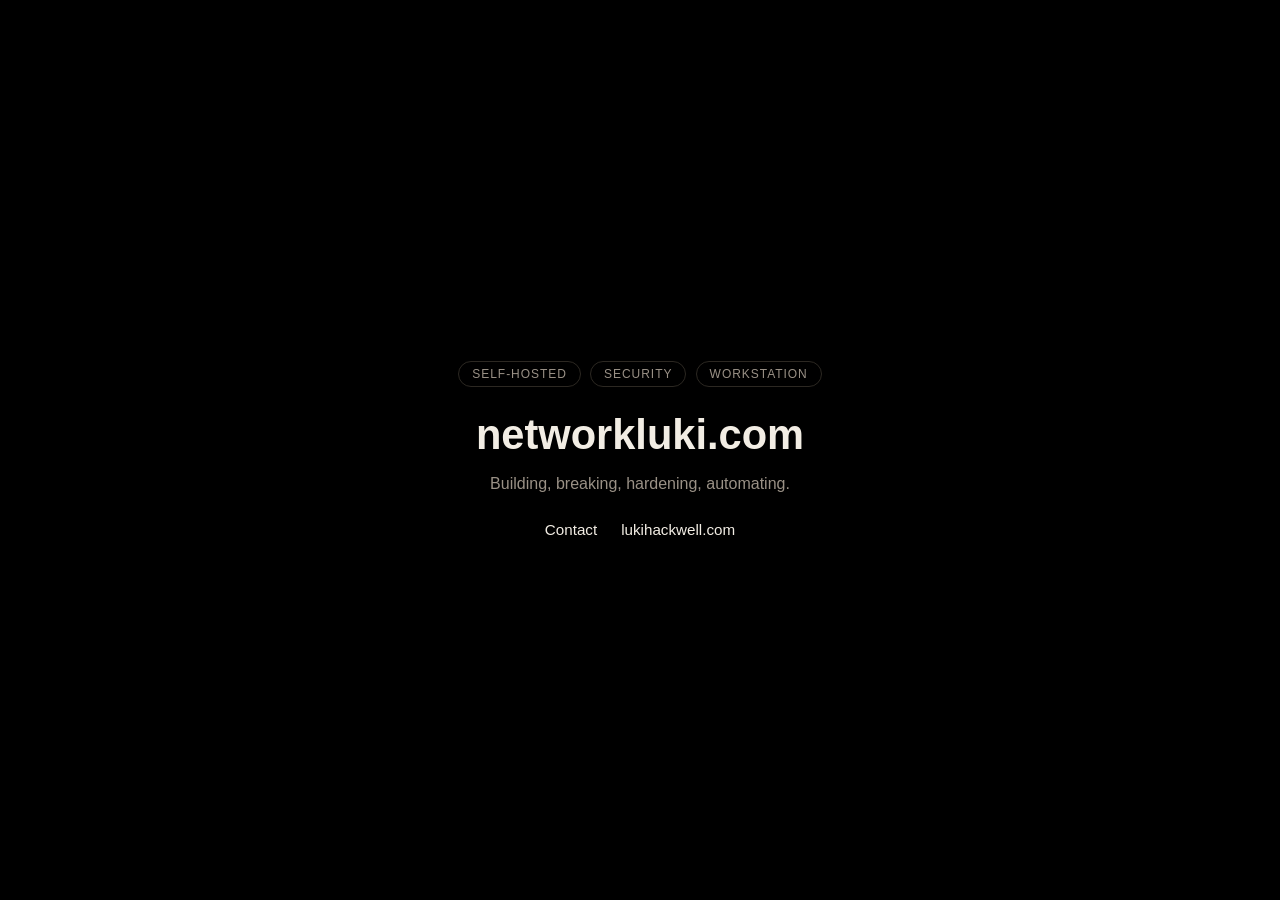
<file: index.html>
<!DOCTYPE html>
<html lang="en">
<head>
  <meta charset="UTF-8">
  <meta name="viewport" content="width=device-width, initial-scale=1.0">
  <meta name="google-site-verification" content="brDF1hW5I3T15OEptNuLwM0CvlsT8m4zv9KGcQVhiJw" />
  <meta name="robots" content="index, follow">
  <meta name="description" content="networkluki — worker station">
  <title>networkluki — Luki Hackwell</title>
  <link rel="canonical" href="https://networkluki.com/">

  <!-- Apple Touch Icons -->
  <link rel="apple-touch-icon" sizes="57x57" href="/assets/imgs/icons/apple-icon-57x57.png">
  <link rel="apple-touch-icon" sizes="60x60" href="/assets/imgs/icons/apple-icon-60x60.png">
  <link rel="apple-touch-icon" sizes="72x72" href="/assets/imgs/icons/apple-icon-72x72.png">
  <link rel="apple-touch-icon" sizes="76x76" href="/assets/imgs/icons/apple-icon-76x76.png">
  <link rel="apple-touch-icon" sizes="114x114" href="/assets/imgs/icons/apple-icon-114x114.png">
  <link rel="apple-touch-icon" sizes="120x120" href="/assets/imgs/icons/apple-icon-120x120.png">
  <link rel="apple-touch-icon" sizes="144x144" href="/assets/imgs/icons/apple-icon-144x144.png">
  <link rel="apple-touch-icon" sizes="152x152" href="/assets/imgs/icons/apple-icon-152x152.png">
  <link rel="apple-touch-icon" sizes="180x180" href="/assets/imgs/icons/apple-icon-180x180.png">
  <link rel="icon" type="image/png" sizes="192x192" href="/assets/imgs/icons/android-icon-192x192.png">
  <link rel="icon" type="image/png" sizes="32x32" href="/assets/imgs/icons/favicon-32x32.png">
  <link rel="icon" type="image/png" sizes="96x96" href="/assets/imgs/icons/favicon-96x96.png">
  <link rel="icon" type="image/png" sizes="16x16" href="/assets/imgs/icons/favicon-16x16.png">
  <link rel="shortcut icon" href="/assets/imgs/icons/favicon.ico" type="image/x-icon">
  <link rel="icon" href="/assets/imgs/icons/favicon.ico" type="image/x-icon">
  <link rel="manifest" href="/assets/imgs/icons/manifest.json">
  <meta name="msapplication-TileColor" content="#151310">
  <meta name="msapplication-TileImage" content="/assets/imgs/icons/ms-icon-144x144.png">
  <meta name="theme-color" content="#151310">

  <link rel="stylesheet" href="/assets/css/custom.css" type="text/css">
</head>
<body>

<div class="page">
  <ul class="tags">
    <li>Self-hosted</li>
    <li>Security</li>
    <li>Workstation</li>
  </ul>

  <h1>networkluki.com</h1>

  <p class="lead">Building, breaking, hardening, automating.</p>

  <ul class="links">
    <li><a href="mailto:dev.networkluki@gmail.com">Contact</a></li>
    <li><a href="https://lukihackwell.com/" target="_blank" rel="noopener noreferrer">lukihackwell.com</a></li>
  </ul>
</div>

</body>
</html>
</file>
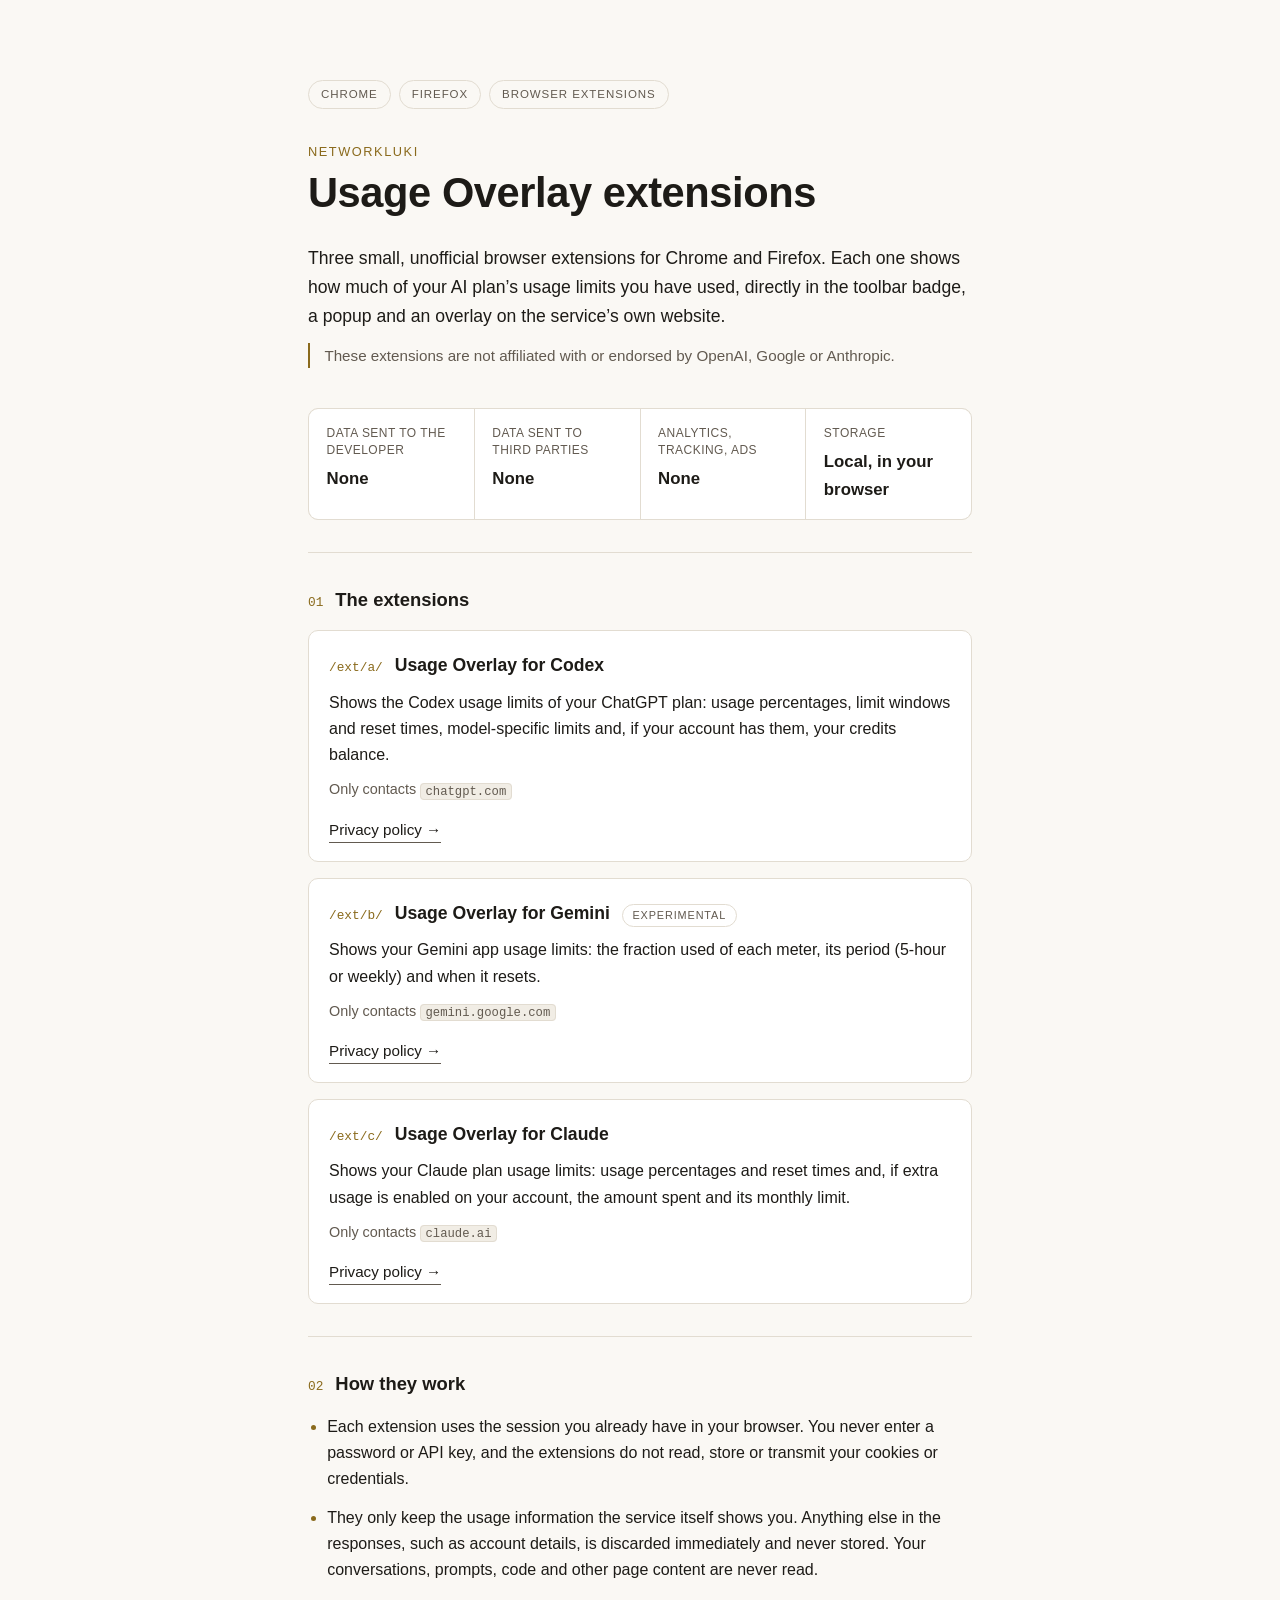
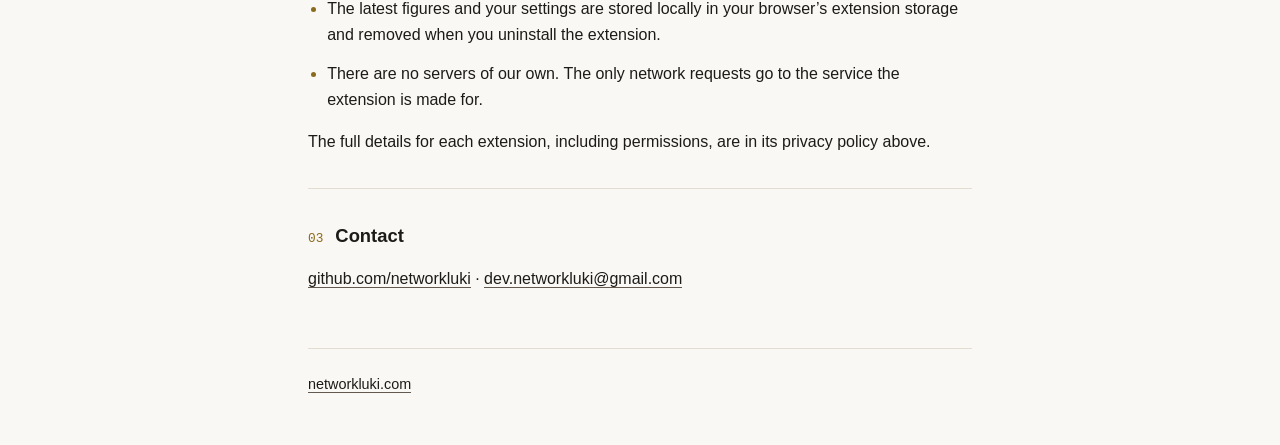
<file: ext/index.html>
<!DOCTYPE html>
<html lang="en">
<head>
  <meta charset="UTF-8">
  <meta name="viewport" content="width=device-width, initial-scale=1.0">
  <meta name="robots" content="index, follow">
  <meta name="description" content="Unofficial Chrome and Firefox extensions by networkluki that show your usage limits for Codex, Gemini and Claude. Privacy policies for each extension.">
  <title>Browser Extensions – networkluki</title>
  <link rel="canonical" href="https://networkluki.com/ext/">

  <link rel="icon" type="image/png" sizes="32x32" href="/assets/imgs/icons/favicon-32x32.png">
  <link rel="icon" type="image/png" sizes="16x16" href="/assets/imgs/icons/favicon-16x16.png">
  <link rel="shortcut icon" href="/assets/imgs/icons/favicon.ico" type="image/x-icon">
  <meta name="theme-color" content="#000000">

  <link rel="stylesheet" href="policy.css">
</head>
<body>

<main class="policy">

  <header class="policy-head">
    <ul class="tags">
      <li>Chrome</li>
      <li>Firefox</li>
      <li>Browser extensions</li>
    </ul>
    <p class="eyebrow">networkluki</p>
    <h1>Usage Overlay extensions</h1>
    <p class="lead">
      Three small, unofficial browser extensions for Chrome and Firefox. Each one shows how much
      of your AI plan&rsquo;s usage limits you have used, directly in the toolbar badge, a popup
      and an overlay on the service&rsquo;s own website.
    </p>
    <p class="notice">
      These extensions are not affiliated with or endorsed by OpenAI, Google or Anthropic.
    </p>
  </header>

  <section class="summary" aria-labelledby="summary-title">
    <h2 id="summary-title" class="visually-hidden">What all three have in common</h2>
    <dl>
      <div>
        <dt>Data sent to the developer</dt>
        <dd>None</dd>
      </div>
      <div>
        <dt>Data sent to third parties</dt>
        <dd>None</dd>
      </div>
      <div>
        <dt>Analytics, tracking, ads</dt>
        <dd>None</dd>
      </div>
      <div>
        <dt>Storage</dt>
        <dd>Local, in your browser</dd>
      </div>
    </dl>
  </section>

  <section aria-labelledby="s-extensions">
    <h2 id="s-extensions"><span class="num">01</span>The extensions</h2>
    <div class="cards">

      <article class="card" aria-labelledby="ext-a">
        <div class="card-head">
          <span class="path">/ext/a/</span>
          <h3 id="ext-a">Usage Overlay for Codex</h3>
        </div>
        <p>Shows the Codex usage limits of your ChatGPT plan: usage percentages, limit windows and reset times, model-specific limits and, if your account has them, your credits balance.</p>
        <p class="meta">Only contacts <code>chatgpt.com</code></p>
        <a class="more" href="a/">Privacy policy &rarr;</a>
      </article>

      <article class="card" aria-labelledby="ext-b">
        <div class="card-head">
          <span class="path">/ext/b/</span>
          <h3 id="ext-b">Usage Overlay for Gemini</h3>
          <span class="badge">Experimental</span>
        </div>
        <p>Shows your Gemini app usage limits: the fraction used of each meter, its period (5-hour or weekly) and when it resets.</p>
        <p class="meta">Only contacts <code>gemini.google.com</code></p>
        <a class="more" href="b/">Privacy policy &rarr;</a>
      </article>

      <article class="card" aria-labelledby="ext-c">
        <div class="card-head">
          <span class="path">/ext/c/</span>
          <h3 id="ext-c">Usage Overlay for Claude</h3>
        </div>
        <p>Shows your Claude plan usage limits: usage percentages and reset times and, if extra usage is enabled on your account, the amount spent and its monthly limit.</p>
        <p class="meta">Only contacts <code>claude.ai</code></p>
        <a class="more" href="c/">Privacy policy &rarr;</a>
      </article>

    </div>
  </section>

  <section aria-labelledby="s-how">
    <h2 id="s-how"><span class="num">02</span>How they work</h2>
    <ul>
      <li>
        Each extension uses the session you already have in your browser. You never enter a
        password or API key, and the extensions do not read, store or transmit your cookies or
        credentials.
      </li>
      <li>
        They only keep the usage information the service itself shows you. Anything else in
        the responses, such as account details, is discarded immediately and never stored. Your
        conversations, prompts, code and other page content are never read.
      </li>
      <li>
        The latest figures and your settings are stored locally in your browser&rsquo;s
        extension storage and removed when you uninstall the extension.
      </li>
      <li>
        There are no servers of our own. The only network requests go to the service the
        extension is made for.
      </li>
    </ul>
    <p class="after-list">
      The full details for each extension, including permissions, are in its privacy policy above.
    </p>
  </section>

  <section aria-labelledby="s-contact">
    <h2 id="s-contact"><span class="num">03</span>Contact</h2>
    <p>
      <a href="https://github.com/networkluki" rel="noopener noreferrer">github.com/networkluki</a>
      &middot;
      <a href="mailto:dev.networkluki@gmail.com">dev.networkluki@gmail.com</a>
    </p>
  </section>

  <footer class="policy-foot">
    <a href="/">networkluki.com</a>
  </footer>

</main>

</body>
</html>
</file>
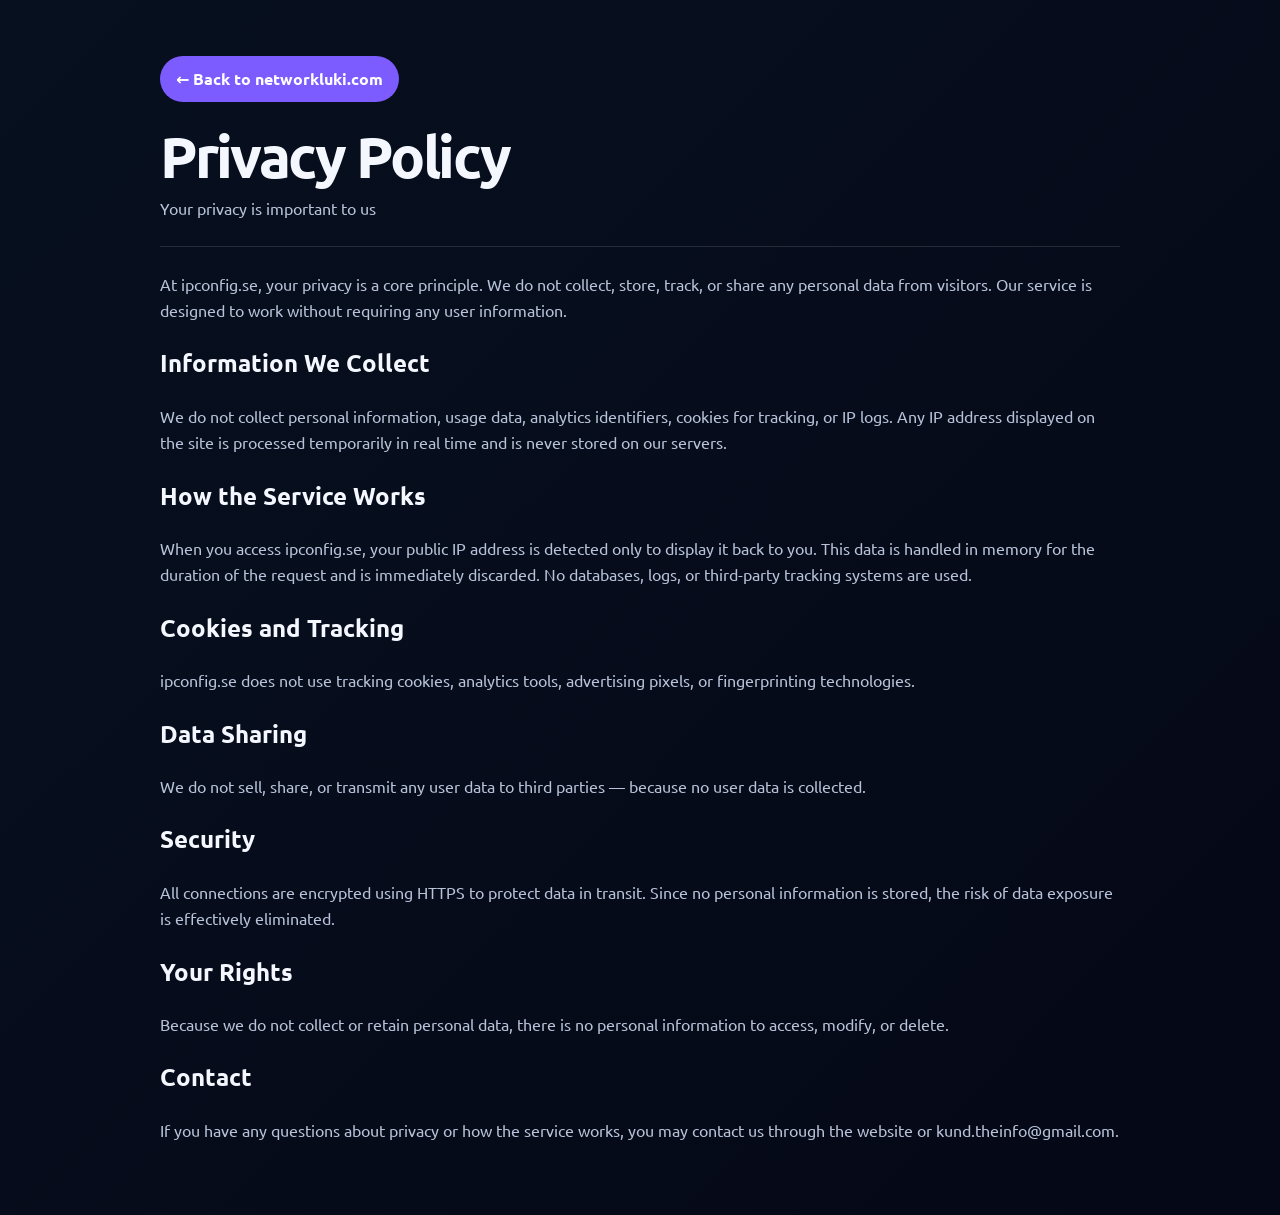
<file: privacy/index.html>
<!doctype html>
<html lang="sv">
<head>
<meta charset="utf-8">
<meta name="viewport" content="width=device-width,initial-scale=1">
<meta name="author" content="Luki Hackwell">
<meta name="description" content="Privacy Policy for networkluki.com">
<meta name="keywords" content="Privacy, Policy">
<meta property="og:title" content="Privacy Policy / networkluki.com">
<meta property="og:description" content="Privacy Policy for networkluki.com">
<title>Privacy Policy / networkluki.com</title>
<link rel="preconnect" href="https://fonts.googleapis.com">
<link href="https://fonts.googleapis.com/css2?family=Ubuntu:wght@400;500;700&display=swap" rel="stylesheet">
<style>
body{margin:0;font-family:Ubuntu,system-ui,sans-serif;line-height:1.65;color:#f5f7ff;background:linear-gradient(135deg,#07101f,#050816)}
.wrap{width:min(960px,calc(100% - 32px));margin:0 auto;padding:56px 0}
h1{font-size:clamp(34px,5vw,58px);line-height:1.05;letter-spacing:-.04em;margin:24px 0 8px}
.subtitle,p{color:#b8c3d9}.separator{height:1px;background:rgba(255,255,255,.13);margin:24px 0}
.btn-primary{padding:10px 16px;border:0;border-radius:999px;background:#7c5cff;color:#fff;font:inherit;font-weight:700;cursor:pointer}
a{color:#9db7ff}
</style>
</head>
<body>
<div class="wrap">
    <div class="hero">
        <a href="networkluki.com"><button class="btn-primary">← Back to networkluki.com</button></a>
        <h1>Privacy Policy</h1>
        <div class="subtitle">Your privacy is important to us</div>
        <div class="separator"></div>
        <section>
            <p>
                At ipconfig.se, your privacy is a core principle. We do not collect, store, track, or share any personal data from visitors.
                Our service is designed to work without requiring any user information.
            </p>

            <h2>Information We Collect</h2>
            <p>
                We do not collect personal information, usage data, analytics identifiers, cookies for tracking, or IP logs.
                Any IP address displayed on the site is processed temporarily in real time and is never stored on our servers.
            </p>

            <h2>How the Service Works</h2>
            <p>
                When you access ipconfig.se, your public IP address is detected only to display it back to you.
                This data is handled in memory for the duration of the request and is immediately discarded.
                No databases, logs, or third-party tracking systems are used.
            </p>

            <h2>Cookies and Tracking</h2>
            <p>
                ipconfig.se does not use tracking cookies, analytics tools, advertising pixels, or fingerprinting technologies.
            </p>

            <h2>Data Sharing</h2>
            <p>
                We do not sell, share, or transmit any user data to third parties — because no user data is collected.
            </p>

            <h2>Security</h2>
            <p>
                All connections are encrypted using HTTPS to protect data in transit.
                Since no personal information is stored, the risk of data exposure is effectively eliminated.
            </p>

            <h2>Your Rights</h2>
            <p>
                Because we do not collect or retain personal data, there is no personal information to access, modify, or delete.
            </p>

            <h2>Contact</h2>
            <p>
                If you have any questions about privacy or how the service works, you may contact us through the website or kund.theinfo@gmail.com.
            </p>
        </section>
    </div>
</div>
</body>
</html>
</file>
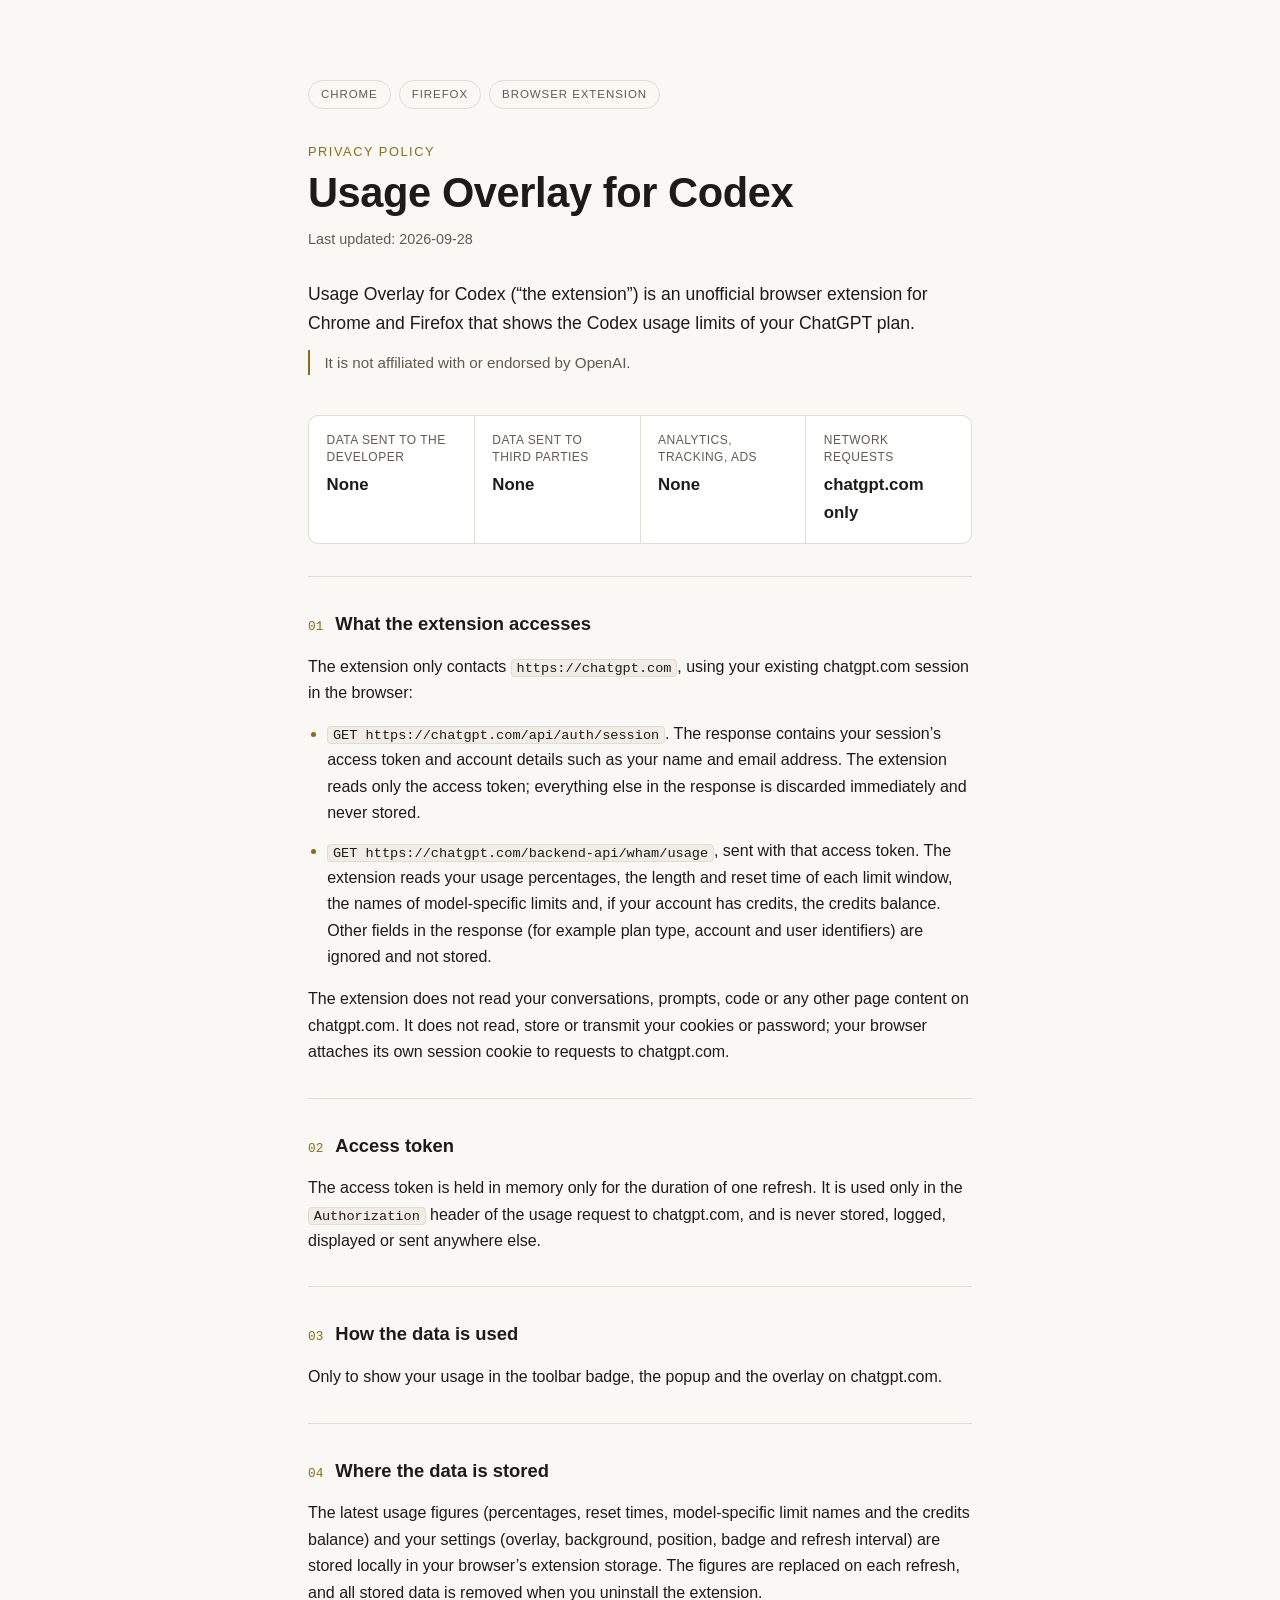
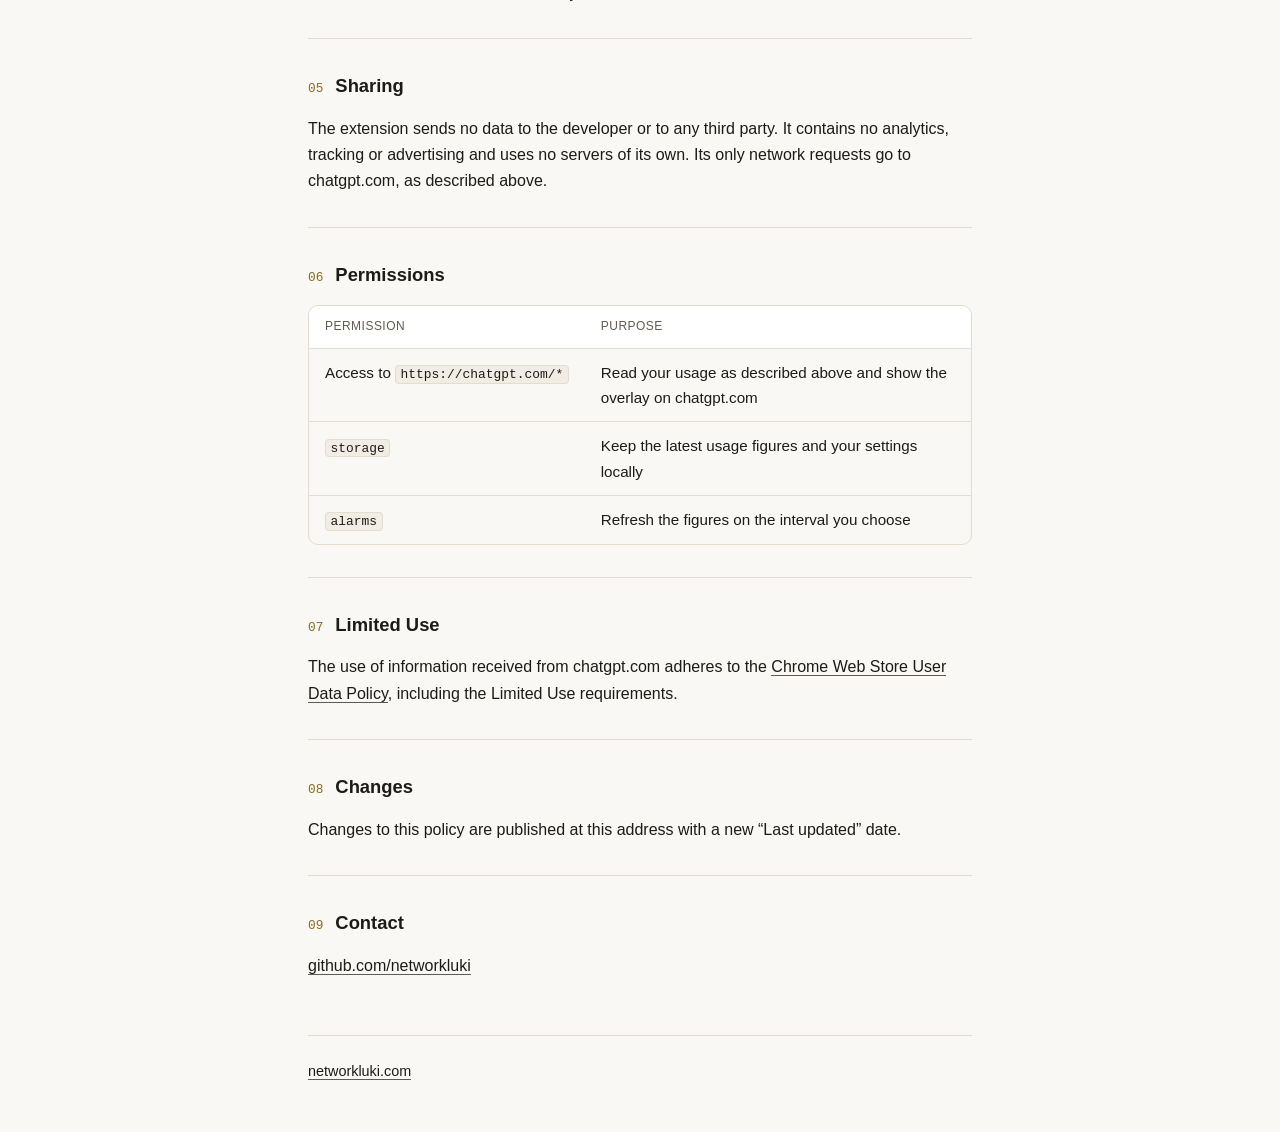
<file: ext/a/index.html>
<!DOCTYPE html>
<html lang="en">
<head>
  <meta charset="UTF-8">
  <meta name="viewport" content="width=device-width, initial-scale=1.0">
  <meta name="robots" content="index, follow">
  <meta name="description" content="Privacy policy for Usage Overlay for Codex, an unofficial Chrome and Firefox extension that shows the Codex usage limits of your ChatGPT plan. No data leaves your browser.">
  <title>Privacy Policy – Usage Overlay for Codex</title>
  <link rel="canonical" href="https://networkluki.com/ext/a/">

  <link rel="icon" type="image/png" sizes="32x32" href="/assets/imgs/icons/favicon-32x32.png">
  <link rel="icon" type="image/png" sizes="16x16" href="/assets/imgs/icons/favicon-16x16.png">
  <link rel="shortcut icon" href="/assets/imgs/icons/favicon.ico" type="image/x-icon">
  <meta name="theme-color" content="#000000">

  <link rel="stylesheet" href="policy.css">
</head>
<body>

<main class="policy">

  <header class="policy-head">
    <ul class="tags">
      <li>Chrome</li>
      <li>Firefox</li>
      <li>Browser extension</li>
    </ul>
    <p class="eyebrow">Privacy Policy</p>
    <h1>Usage Overlay for Codex</h1>
    <p class="updated">Last updated: <time datetime="2026-09-28">2026-09-28</time></p>
    <p class="lead">
      Usage Overlay for Codex (&ldquo;the extension&rdquo;) is an unofficial browser extension for
      Chrome and Firefox that shows the Codex usage limits of your ChatGPT plan.
    </p>
    <p class="notice">It is not affiliated with or endorsed by OpenAI.</p>
  </header>

  <section class="summary" aria-labelledby="summary-title">
    <h2 id="summary-title" class="visually-hidden">Summary</h2>
    <dl>
      <div>
        <dt>Data sent to the developer</dt>
        <dd>None</dd>
      </div>
      <div>
        <dt>Data sent to third parties</dt>
        <dd>None</dd>
      </div>
      <div>
        <dt>Analytics, tracking, ads</dt>
        <dd>None</dd>
      </div>
      <div>
        <dt>Network requests</dt>
        <dd>chatgpt.com only</dd>
      </div>
    </dl>
  </section>

  <section aria-labelledby="s-access">
    <h2 id="s-access"><span class="num">01</span>What the extension accesses</h2>
    <p>
      The extension only contacts <code>https://chatgpt.com</code>, using your existing
      chatgpt.com session in the browser:
    </p>
    <ul>
      <li>
        <code>GET https://chatgpt.com/api/auth/session</code>. The response contains your
        session&rsquo;s access token and account details such as your name and email address.
        The extension reads only the access token; everything else in the response is
        discarded immediately and never stored.
      </li>
      <li>
        <code>GET https://chatgpt.com/backend-api/wham/usage</code>, sent with that access
        token. The extension reads your usage percentages, the length and reset time of each
        limit window, the names of model-specific limits and, if your account has credits,
        the credits balance. Other fields in the response (for example plan type, account and
        user identifiers) are ignored and not stored.
      </li>
    </ul>
    <p class="after-list">
      The extension does not read your conversations, prompts, code or any other page content
      on chatgpt.com. It does not read, store or transmit your cookies or password; your
      browser attaches its own session cookie to requests to chatgpt.com.
    </p>
  </section>

  <section aria-labelledby="s-token">
    <h2 id="s-token"><span class="num">02</span>Access token</h2>
    <p>
      The access token is held in memory only for the duration of one refresh. It is used only
      in the <code>Authorization</code> header of the usage request to chatgpt.com, and is never
      stored, logged, displayed or sent anywhere else.
    </p>
  </section>

  <section aria-labelledby="s-use">
    <h2 id="s-use"><span class="num">03</span>How the data is used</h2>
    <p>Only to show your usage in the toolbar badge, the popup and the overlay on chatgpt.com.</p>
  </section>

  <section aria-labelledby="s-storage">
    <h2 id="s-storage"><span class="num">04</span>Where the data is stored</h2>
    <p>
      The latest usage figures (percentages, reset times, model-specific limit names and the
      credits balance) and your settings (overlay, background, position, badge and refresh
      interval) are stored locally in your browser&rsquo;s extension storage. The figures are
      replaced on each refresh, and all stored data is removed when you uninstall the extension.
    </p>
  </section>

  <section aria-labelledby="s-sharing">
    <h2 id="s-sharing"><span class="num">05</span>Sharing</h2>
    <p>
      The extension sends no data to the developer or to any third party. It contains no
      analytics, tracking or advertising and uses no servers of its own. Its only network
      requests go to chatgpt.com, as described above.
    </p>
  </section>

  <section aria-labelledby="s-permissions">
    <h2 id="s-permissions"><span class="num">06</span>Permissions</h2>
    <div class="table-wrap">
      <table>
        <thead>
          <tr>
            <th scope="col">Permission</th>
            <th scope="col">Purpose</th>
          </tr>
        </thead>
        <tbody>
          <tr>
            <td>Access to <code>https://chatgpt.com/*</code></td>
            <td>Read your usage as described above and show the overlay on chatgpt.com</td>
          </tr>
          <tr>
            <td><code>storage</code></td>
            <td>Keep the latest usage figures and your settings locally</td>
          </tr>
          <tr>
            <td><code>alarms</code></td>
            <td>Refresh the figures on the interval you choose</td>
          </tr>
        </tbody>
      </table>
    </div>
  </section>

  <section aria-labelledby="s-limited">
    <h2 id="s-limited"><span class="num">07</span>Limited Use</h2>
    <p>
      The use of information received from chatgpt.com adheres to the
      <a href="https://developer.chrome.com/docs/webstore/program-policies/user-data-faq" rel="noopener noreferrer">Chrome Web Store User Data Policy</a>,
      including the Limited Use requirements.
    </p>
  </section>

  <section aria-labelledby="s-changes">
    <h2 id="s-changes"><span class="num">08</span>Changes</h2>
    <p>
      Changes to this policy are published at this address with a new &ldquo;Last updated&rdquo; date.
    </p>
  </section>

  <section aria-labelledby="s-contact">
    <h2 id="s-contact"><span class="num">09</span>Contact</h2>
    <p>
      <a href="https://github.com/networkluki" rel="noopener noreferrer">github.com/networkluki</a>
    </p>
  </section>

  <footer class="policy-foot">
    <a href="/">networkluki.com</a>
  </footer>

</main>

</body>
</html>
</file>
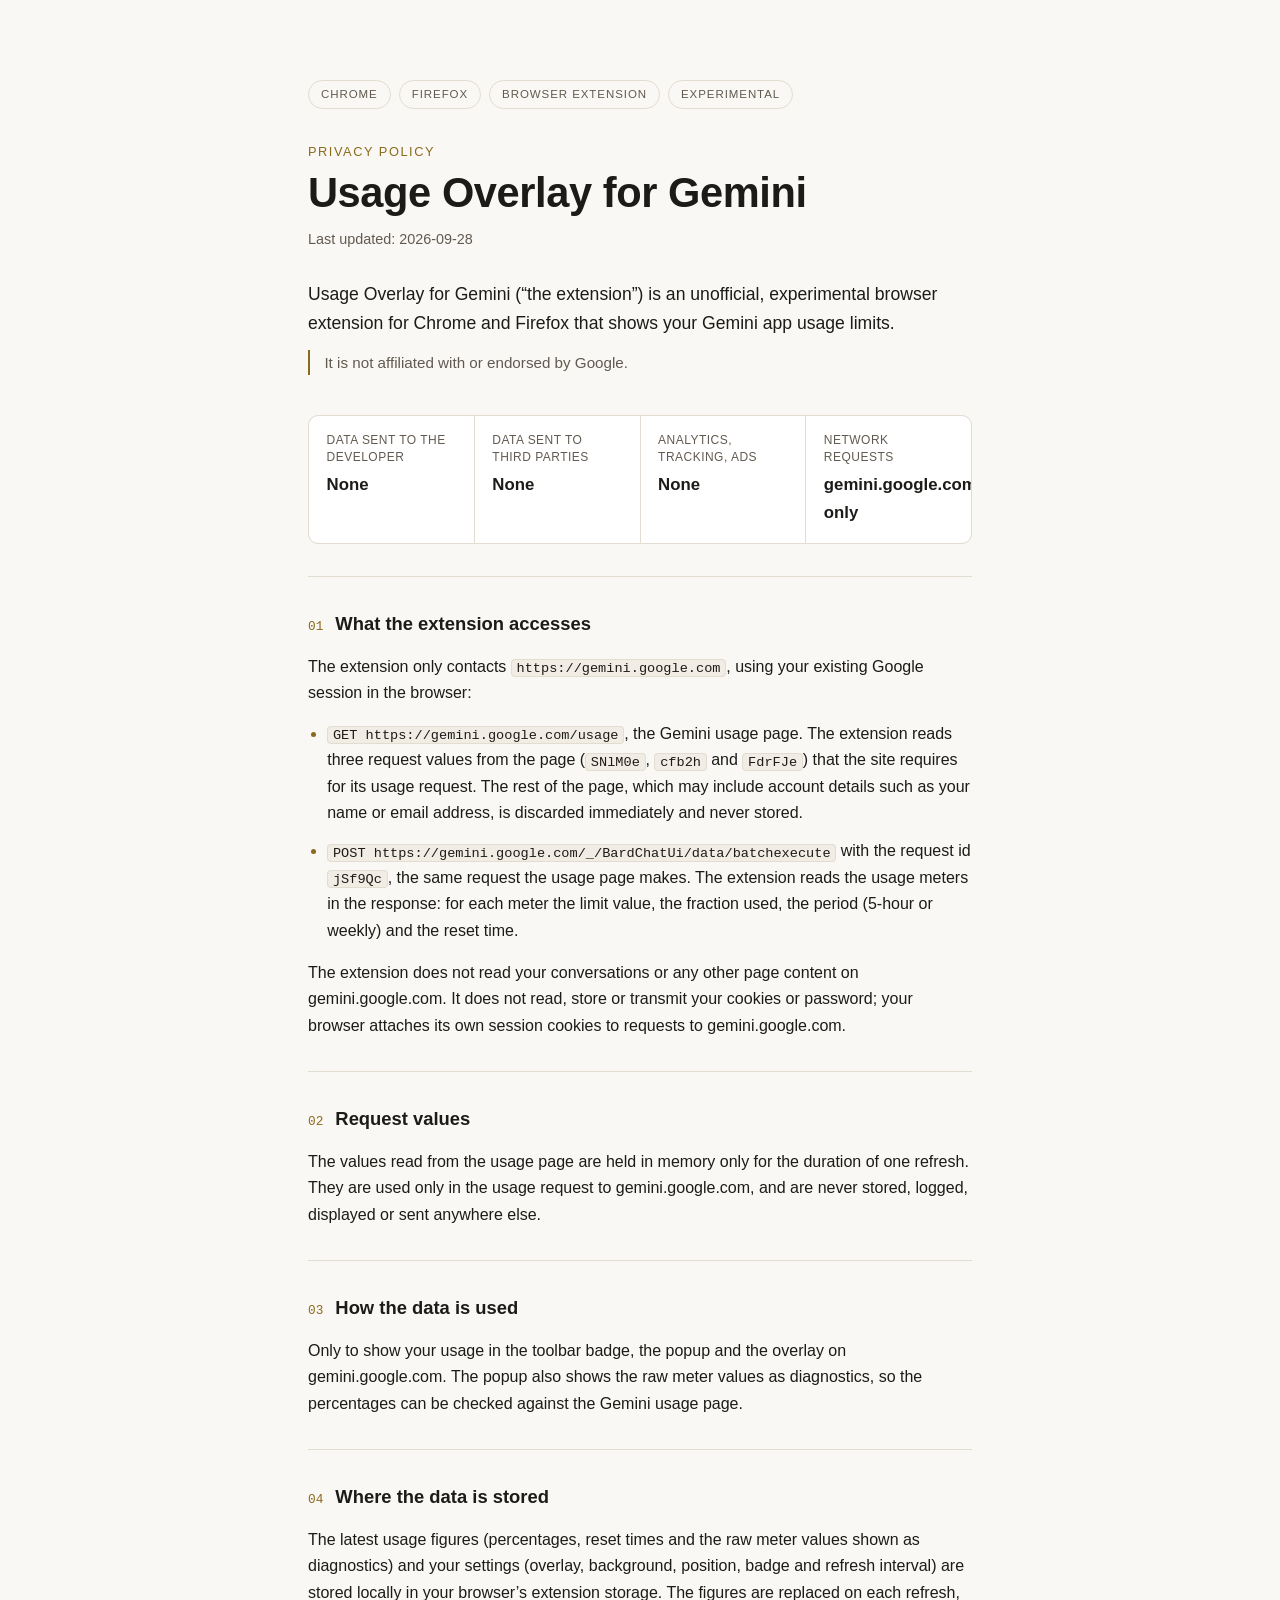
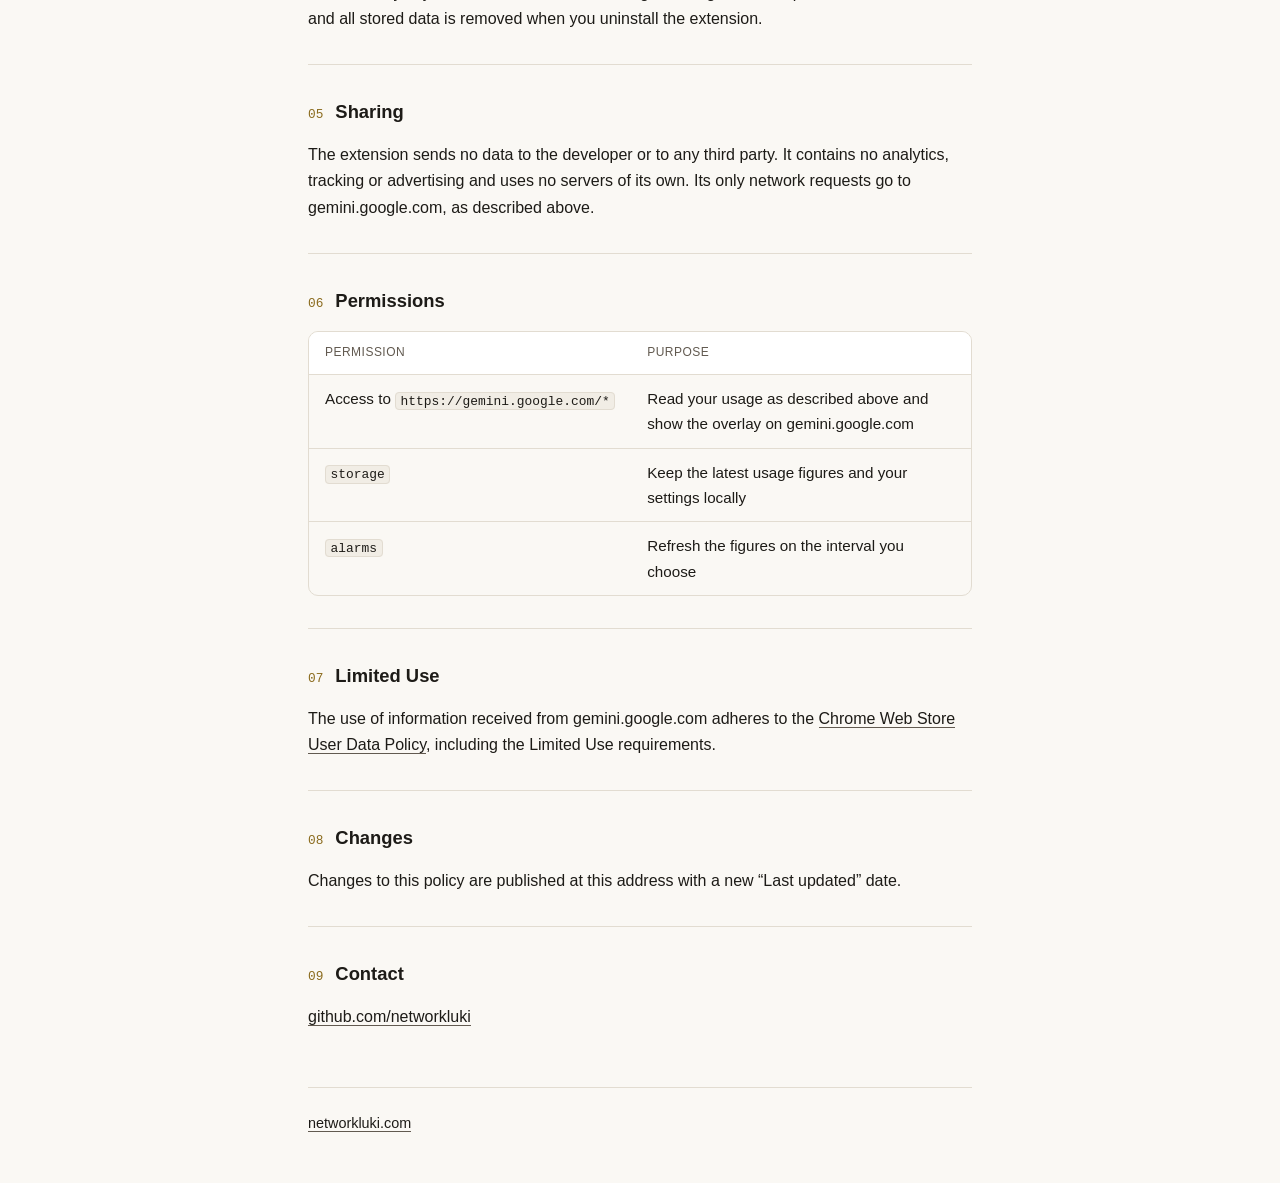
<file: ext/b/index.html>
<!DOCTYPE html>
<html lang="en">
<head>
  <meta charset="UTF-8">
  <meta name="viewport" content="width=device-width, initial-scale=1.0">
  <meta name="robots" content="index, follow">
  <meta name="description" content="Privacy policy for Usage Overlay for Gemini, an unofficial, experimental Chrome and Firefox extension that shows your Gemini app usage limits. No data leaves your browser.">
  <title>Privacy Policy – Usage Overlay for Gemini</title>
  <link rel="canonical" href="https://networkluki.com/ext/b/">

  <link rel="icon" type="image/png" sizes="32x32" href="/assets/imgs/icons/favicon-32x32.png">
  <link rel="icon" type="image/png" sizes="16x16" href="/assets/imgs/icons/favicon-16x16.png">
  <link rel="shortcut icon" href="/assets/imgs/icons/favicon.ico" type="image/x-icon">
  <meta name="theme-color" content="#000000">

  <link rel="stylesheet" href="policy.css">
</head>
<body>

<main class="policy">

  <header class="policy-head">
    <ul class="tags">
      <li>Chrome</li>
      <li>Firefox</li>
      <li>Browser extension</li>
      <li>Experimental</li>
    </ul>
    <p class="eyebrow">Privacy Policy</p>
    <h1>Usage Overlay for Gemini</h1>
    <p class="updated">Last updated: <time datetime="2026-09-28">2026-09-28</time></p>
    <p class="lead">
      Usage Overlay for Gemini (&ldquo;the extension&rdquo;) is an unofficial, experimental browser
      extension for Chrome and Firefox that shows your Gemini app usage limits.
    </p>
    <p class="notice">It is not affiliated with or endorsed by Google.</p>
  </header>

  <section class="summary" aria-labelledby="summary-title">
    <h2 id="summary-title" class="visually-hidden">Summary</h2>
    <dl>
      <div>
        <dt>Data sent to the developer</dt>
        <dd>None</dd>
      </div>
      <div>
        <dt>Data sent to third parties</dt>
        <dd>None</dd>
      </div>
      <div>
        <dt>Analytics, tracking, ads</dt>
        <dd>None</dd>
      </div>
      <div>
        <dt>Network requests</dt>
        <dd>gemini.google.com only</dd>
      </div>
    </dl>
  </section>

  <section aria-labelledby="s-access">
    <h2 id="s-access"><span class="num">01</span>What the extension accesses</h2>
    <p>
      The extension only contacts <code>https://gemini.google.com</code>, using your existing
      Google session in the browser:
    </p>
    <ul>
      <li>
        <code>GET https://gemini.google.com/usage</code>, the Gemini usage page. The extension
        reads three request values from the page (<code>SNlM0e</code>, <code>cfb2h</code> and
        <code>FdrFJe</code>) that the site requires for its usage request. The rest of the page,
        which may include account details such as your name or email address, is discarded
        immediately and never stored.
      </li>
      <li>
        <code>POST https://gemini.google.com/_/BardChatUi/data/batchexecute</code> with the
        request id <code>jSf9Qc</code>, the same request the usage page makes. The extension
        reads the usage meters in the response: for each meter the limit value, the fraction
        used, the period (5-hour or weekly) and the reset time.
      </li>
    </ul>
    <p class="after-list">
      The extension does not read your conversations or any other page content on
      gemini.google.com. It does not read, store or transmit your cookies or password; your
      browser attaches its own session cookies to requests to gemini.google.com.
    </p>
  </section>

  <section aria-labelledby="s-values">
    <h2 id="s-values"><span class="num">02</span>Request values</h2>
    <p>
      The values read from the usage page are held in memory only for the duration of one
      refresh. They are used only in the usage request to gemini.google.com, and are never
      stored, logged, displayed or sent anywhere else.
    </p>
  </section>

  <section aria-labelledby="s-use">
    <h2 id="s-use"><span class="num">03</span>How the data is used</h2>
    <p>
      Only to show your usage in the toolbar badge, the popup and the overlay on
      gemini.google.com. The popup also shows the raw meter values as diagnostics, so the
      percentages can be checked against the Gemini usage page.
    </p>
  </section>

  <section aria-labelledby="s-storage">
    <h2 id="s-storage"><span class="num">04</span>Where the data is stored</h2>
    <p>
      The latest usage figures (percentages, reset times and the raw meter values shown as
      diagnostics) and your settings (overlay, background, position, badge and refresh
      interval) are stored locally in your browser&rsquo;s extension storage. The figures are
      replaced on each refresh, and all stored data is removed when you uninstall the extension.
    </p>
  </section>

  <section aria-labelledby="s-sharing">
    <h2 id="s-sharing"><span class="num">05</span>Sharing</h2>
    <p>
      The extension sends no data to the developer or to any third party. It contains no
      analytics, tracking or advertising and uses no servers of its own. Its only network
      requests go to gemini.google.com, as described above.
    </p>
  </section>

  <section aria-labelledby="s-permissions">
    <h2 id="s-permissions"><span class="num">06</span>Permissions</h2>
    <div class="table-wrap">
      <table>
        <thead>
          <tr>
            <th scope="col">Permission</th>
            <th scope="col">Purpose</th>
          </tr>
        </thead>
        <tbody>
          <tr>
            <td>Access to <code>https://gemini.google.com/*</code></td>
            <td>Read your usage as described above and show the overlay on gemini.google.com</td>
          </tr>
          <tr>
            <td><code>storage</code></td>
            <td>Keep the latest usage figures and your settings locally</td>
          </tr>
          <tr>
            <td><code>alarms</code></td>
            <td>Refresh the figures on the interval you choose</td>
          </tr>
        </tbody>
      </table>
    </div>
  </section>

  <section aria-labelledby="s-limited">
    <h2 id="s-limited"><span class="num">07</span>Limited Use</h2>
    <p>
      The use of information received from gemini.google.com adheres to the
      <a href="https://developer.chrome.com/docs/webstore/program-policies/user-data-faq" rel="noopener noreferrer">Chrome Web Store User Data Policy</a>,
      including the Limited Use requirements.
    </p>
  </section>

  <section aria-labelledby="s-changes">
    <h2 id="s-changes"><span class="num">08</span>Changes</h2>
    <p>
      Changes to this policy are published at this address with a new &ldquo;Last updated&rdquo; date.
    </p>
  </section>

  <section aria-labelledby="s-contact">
    <h2 id="s-contact"><span class="num">09</span>Contact</h2>
    <p>
      <a href="https://github.com/networkluki" rel="noopener noreferrer">github.com/networkluki</a>
    </p>
  </section>

  <footer class="policy-foot">
    <a href="/">networkluki.com</a>
  </footer>

</main>

</body>
</html>
</file>
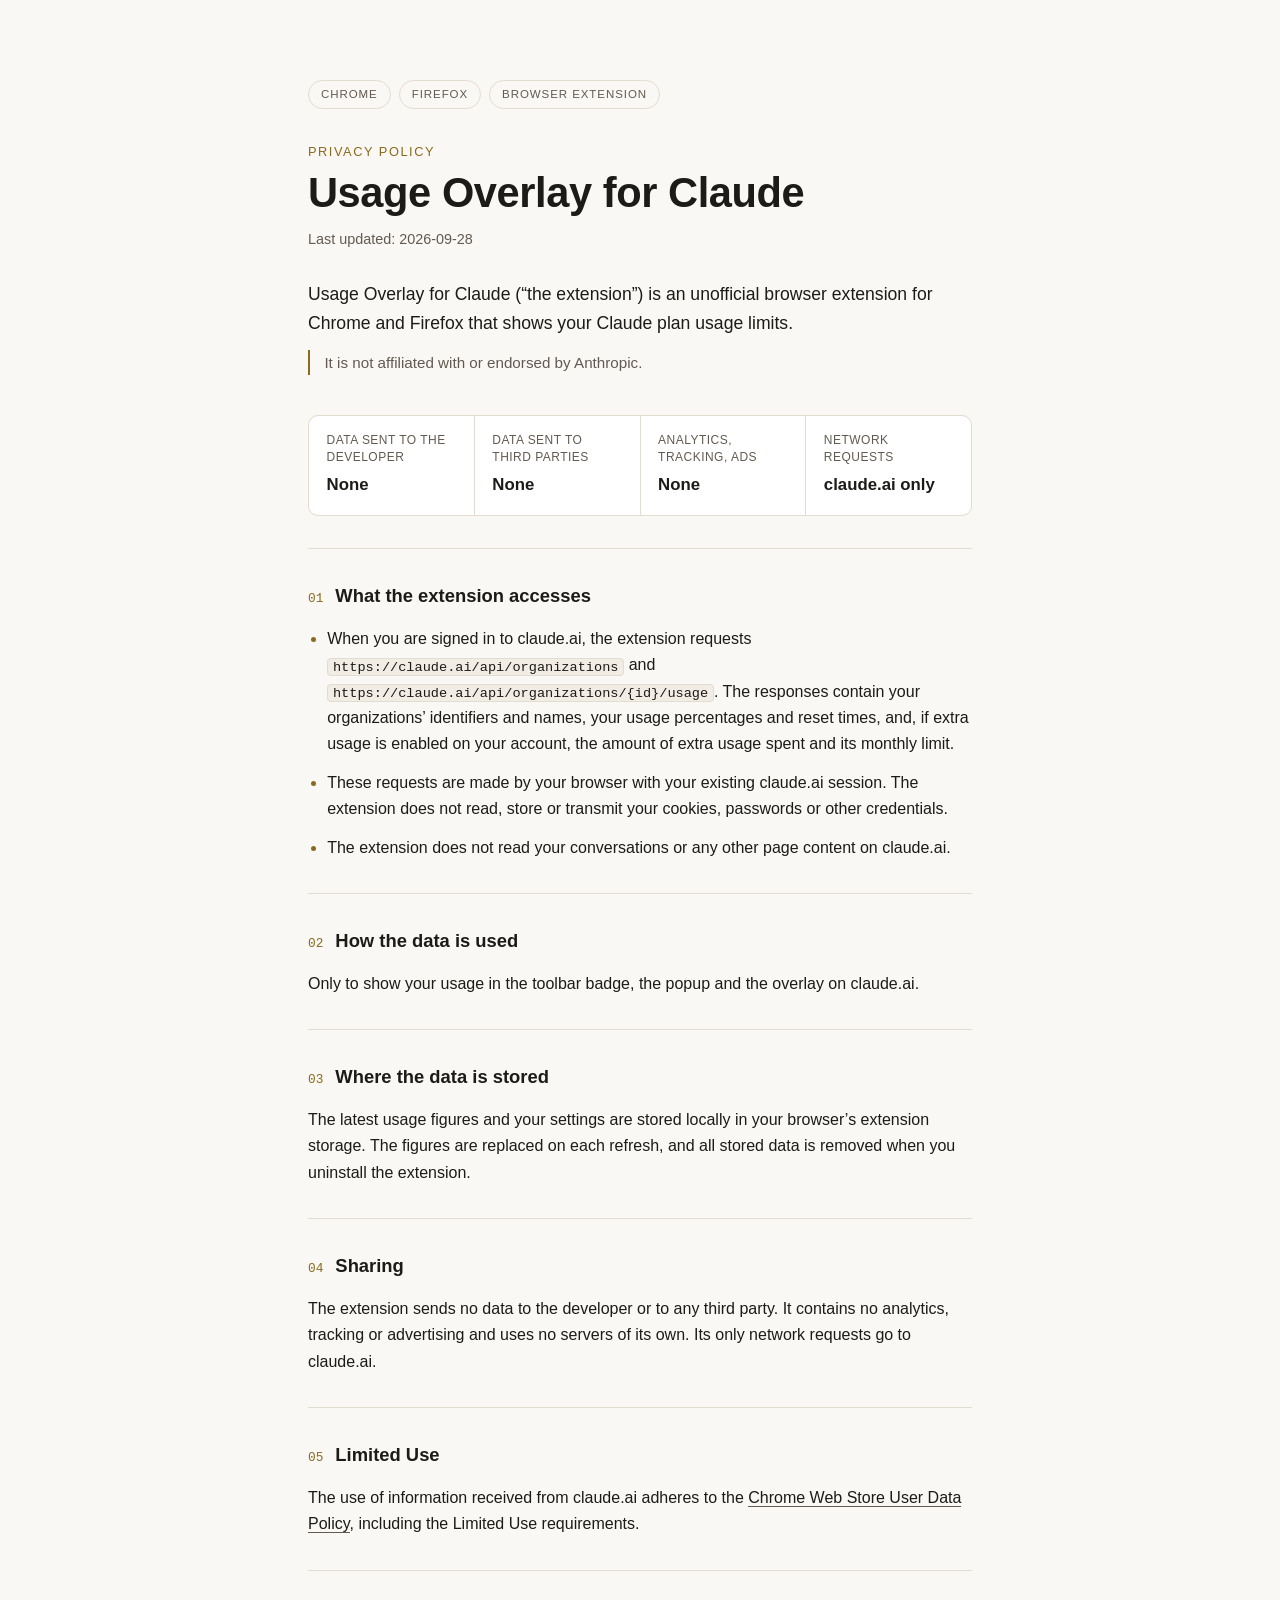
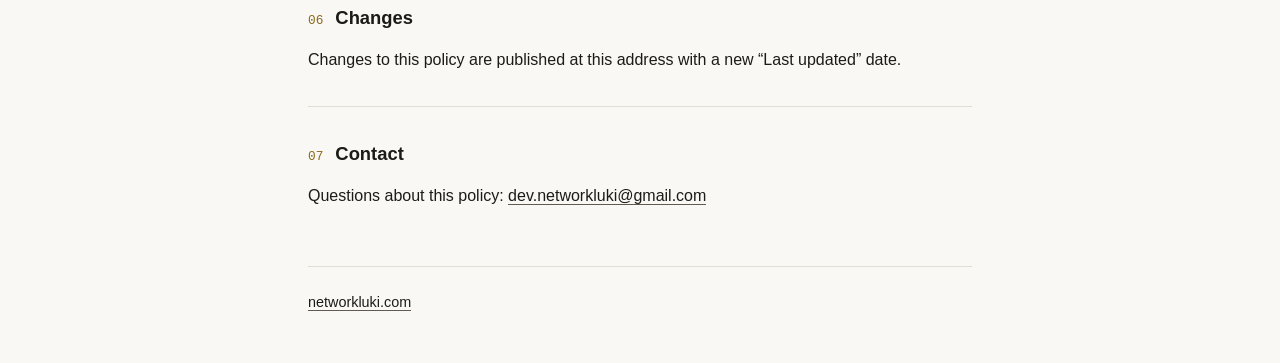
<file: ext/c/index.html>
<!DOCTYPE html>
<html lang="en">
<head>
  <meta charset="UTF-8">
  <meta name="viewport" content="width=device-width, initial-scale=1.0">
  <meta name="robots" content="index, follow">
  <meta name="description" content="Privacy policy for Usage Overlay for Claude, an unofficial Chrome and Firefox extension that shows your Claude plan usage limits. No data leaves your browser.">
  <title>Privacy Policy – Usage Overlay for Claude</title>
  <link rel="canonical" href="https://networkluki.com/ext/c/">

  <link rel="icon" type="image/png" sizes="32x32" href="/assets/imgs/icons/favicon-32x32.png">
  <link rel="icon" type="image/png" sizes="16x16" href="/assets/imgs/icons/favicon-16x16.png">
  <link rel="shortcut icon" href="/assets/imgs/icons/favicon.ico" type="image/x-icon">
  <meta name="theme-color" content="#000000">

  <link rel="stylesheet" href="policy.css">
</head>
<body>

<main class="policy">

  <header class="policy-head">
    <ul class="tags">
      <li>Chrome</li>
      <li>Firefox</li>
      <li>Browser extension</li>
    </ul>
    <p class="eyebrow">Privacy Policy</p>
    <h1>Usage Overlay for Claude</h1>
    <p class="updated">Last updated: <time datetime="2026-09-28">2026-09-28</time></p>
    <p class="lead">
      Usage Overlay for Claude (&ldquo;the extension&rdquo;) is an unofficial browser extension for
      Chrome and Firefox that shows your Claude plan usage limits.
    </p>
    <p class="notice">It is not affiliated with or endorsed by Anthropic.</p>
  </header>

  <section class="summary" aria-labelledby="summary-title">
    <h2 id="summary-title" class="visually-hidden">Summary</h2>
    <dl>
      <div>
        <dt>Data sent to the developer</dt>
        <dd>None</dd>
      </div>
      <div>
        <dt>Data sent to third parties</dt>
        <dd>None</dd>
      </div>
      <div>
        <dt>Analytics, tracking, ads</dt>
        <dd>None</dd>
      </div>
      <div>
        <dt>Network requests</dt>
        <dd>claude.ai only</dd>
      </div>
    </dl>
  </section>

  <section aria-labelledby="s-access">
    <h2 id="s-access"><span class="num">01</span>What the extension accesses</h2>
    <ul>
      <li>
        When you are signed in to claude.ai, the extension requests
        <code>https://claude.ai/api/organizations</code> and
        <code>https://claude.ai/api/organizations/{id}/usage</code>.
        The responses contain your organizations&rsquo; identifiers and names, your usage
        percentages and reset times, and, if extra usage is enabled on your account, the
        amount of extra usage spent and its monthly limit.
      </li>
      <li>
        These requests are made by your browser with your existing claude.ai session.
        The extension does not read, store or transmit your cookies, passwords or other
        credentials.
      </li>
      <li>
        The extension does not read your conversations or any other page content on claude.ai.
      </li>
    </ul>
  </section>

  <section aria-labelledby="s-use">
    <h2 id="s-use"><span class="num">02</span>How the data is used</h2>
    <p>Only to show your usage in the toolbar badge, the popup and the overlay on claude.ai.</p>
  </section>

  <section aria-labelledby="s-storage">
    <h2 id="s-storage"><span class="num">03</span>Where the data is stored</h2>
    <p>
      The latest usage figures and your settings are stored locally in your browser&rsquo;s
      extension storage. The figures are replaced on each refresh, and all stored data is
      removed when you uninstall the extension.
    </p>
  </section>

  <section aria-labelledby="s-sharing">
    <h2 id="s-sharing"><span class="num">04</span>Sharing</h2>
    <p>
      The extension sends no data to the developer or to any third party. It contains no
      analytics, tracking or advertising and uses no servers of its own. Its only network
      requests go to claude.ai.
    </p>
  </section>

  <section aria-labelledby="s-limited">
    <h2 id="s-limited"><span class="num">05</span>Limited Use</h2>
    <p>
      The use of information received from claude.ai adheres to the
      <a href="https://developer.chrome.com/docs/webstore/program-policies/user-data-faq" rel="noopener noreferrer">Chrome Web Store User Data Policy</a>,
      including the Limited Use requirements.
    </p>
  </section>

  <section aria-labelledby="s-changes">
    <h2 id="s-changes"><span class="num">06</span>Changes</h2>
    <p>
      Changes to this policy are published at this address with a new &ldquo;Last updated&rdquo; date.
    </p>
  </section>

  <section aria-labelledby="s-contact">
    <h2 id="s-contact"><span class="num">07</span>Contact</h2>
    <p>
      Questions about this policy:
      <a href="mailto:dev.networkluki@gmail.com">dev.networkluki@gmail.com</a>
    </p>
  </section>

  <footer class="policy-foot">
    <a href="/">networkluki.com</a>
  </footer>

</main>

</body>
</html>
</file>
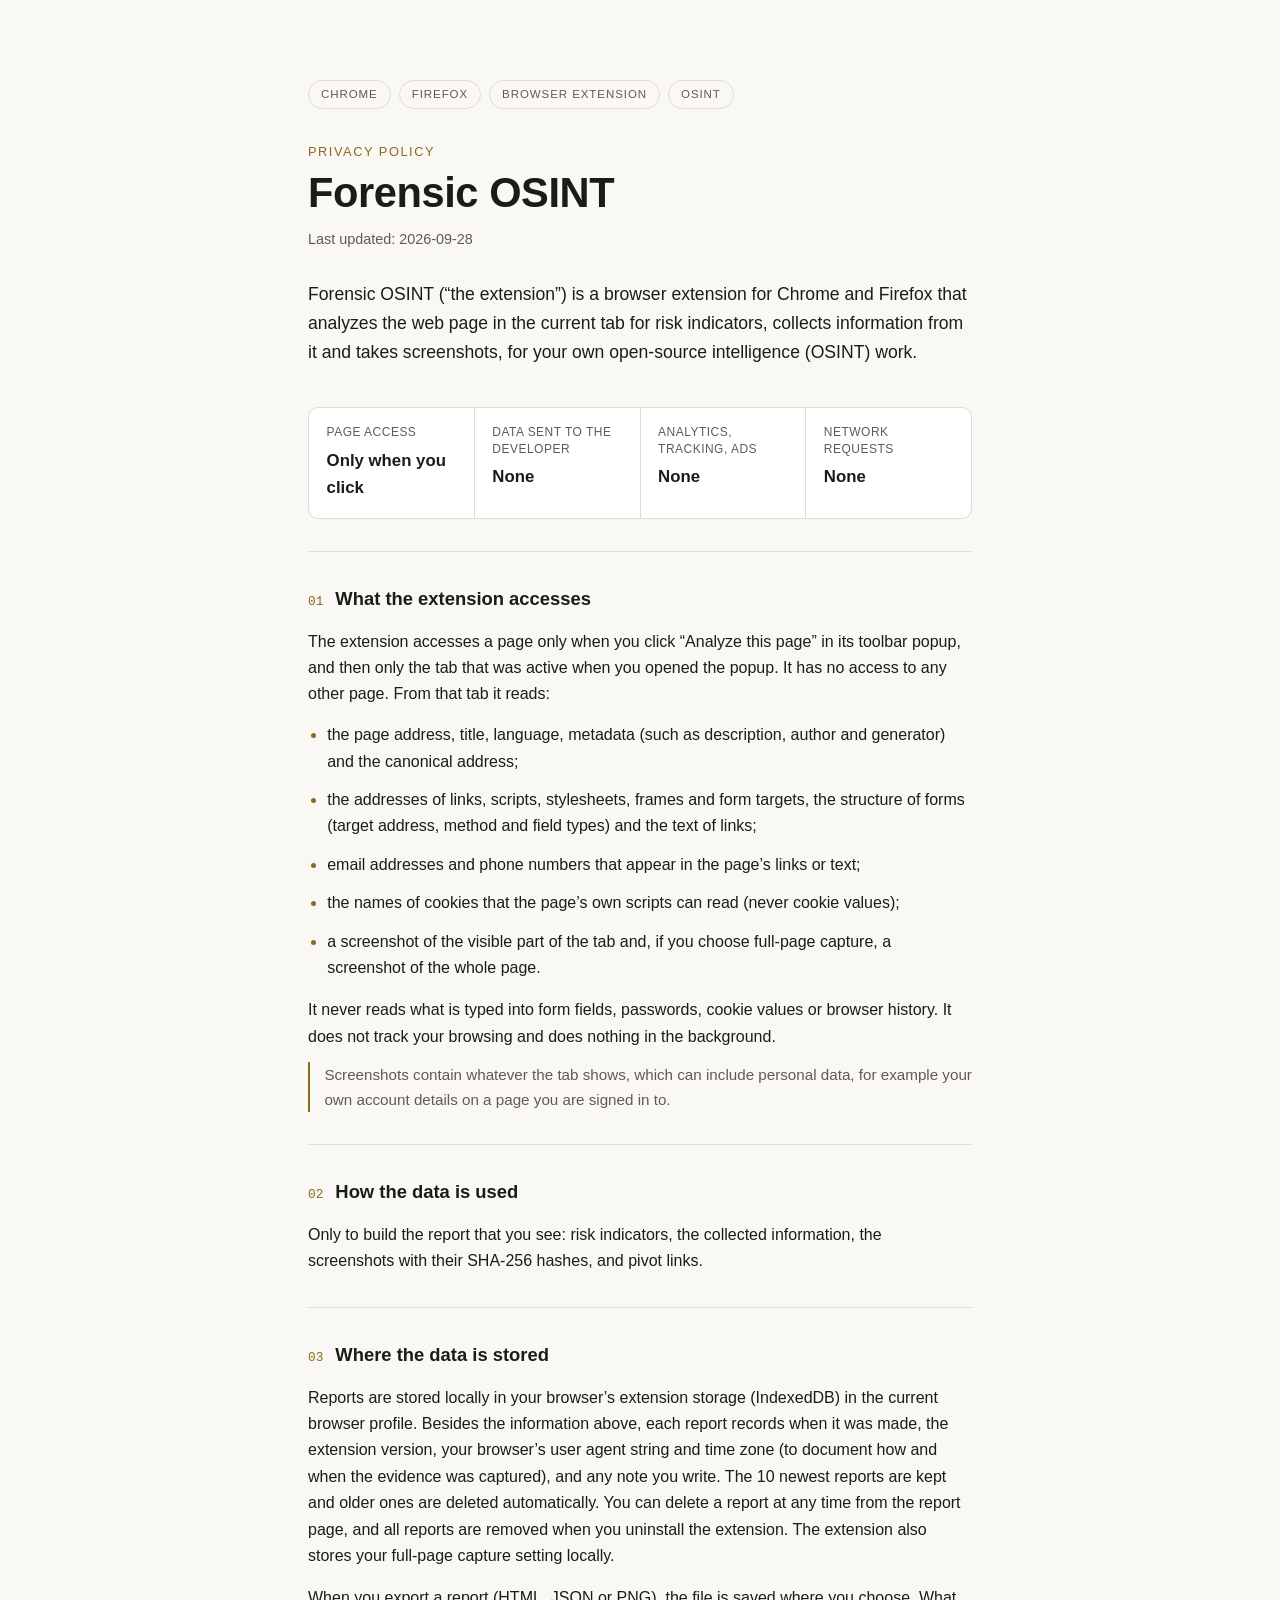
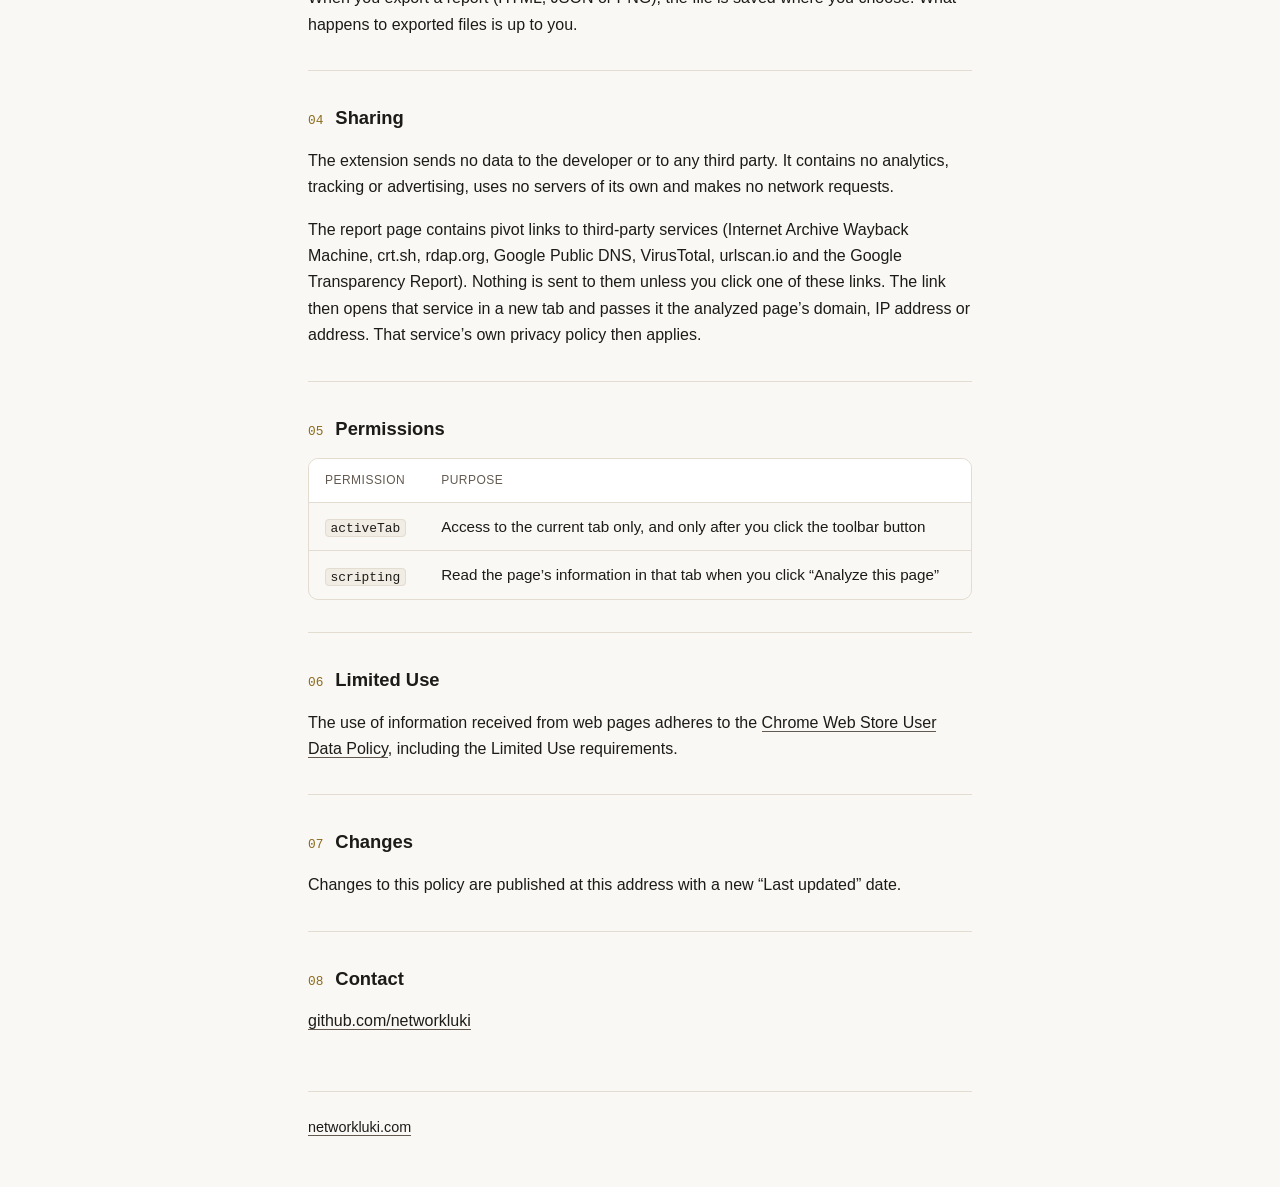
<file: ext/osint/index.html>
<!DOCTYPE html>
<html lang="en">
<head>
  <meta charset="UTF-8">
  <meta name="viewport" content="width=device-width, initial-scale=1.0">
  <meta name="robots" content="index, follow">
  <meta name="description" content="Privacy policy for Forensic OSINT, a Chrome and Firefox extension that analyzes the current page for risk indicators and takes screenshots. Reports stay in your browser; no network requests.">
  <title>Privacy Policy – Forensic OSINT</title>
  <link rel="canonical" href="https://networkluki.com/ext/osint/">

  <link rel="icon" type="image/png" sizes="32x32" href="/assets/imgs/icons/favicon-32x32.png">
  <link rel="icon" type="image/png" sizes="16x16" href="/assets/imgs/icons/favicon-16x16.png">
  <link rel="shortcut icon" href="/assets/imgs/icons/favicon.ico" type="image/x-icon">
  <meta name="theme-color" content="#000000">

  <link rel="stylesheet" href="policy.css">
</head>
<body>

<main class="policy">

  <header class="policy-head">
    <ul class="tags">
      <li>Chrome</li>
      <li>Firefox</li>
      <li>Browser extension</li>
      <li>OSINT</li>
    </ul>
    <p class="eyebrow">Privacy Policy</p>
    <h1>Forensic OSINT</h1>
    <p class="updated">Last updated: <time datetime="2026-09-28">2026-09-28</time></p>
    <p class="lead">
      Forensic OSINT (&ldquo;the extension&rdquo;) is a browser extension for Chrome and Firefox
      that analyzes the web page in the current tab for risk indicators, collects information
      from it and takes screenshots, for your own open-source intelligence (OSINT) work.
    </p>
  </header>

  <section class="summary" aria-labelledby="summary-title">
    <h2 id="summary-title" class="visually-hidden">Summary</h2>
    <dl>
      <div>
        <dt>Page access</dt>
        <dd>Only when you click</dd>
      </div>
      <div>
        <dt>Data sent to the developer</dt>
        <dd>None</dd>
      </div>
      <div>
        <dt>Analytics, tracking, ads</dt>
        <dd>None</dd>
      </div>
      <div>
        <dt>Network requests</dt>
        <dd>None</dd>
      </div>
    </dl>
  </section>

  <section aria-labelledby="s-access">
    <h2 id="s-access"><span class="num">01</span>What the extension accesses</h2>
    <p>
      The extension accesses a page only when you click &ldquo;Analyze this page&rdquo; in its
      toolbar popup, and then only the tab that was active when you opened the popup. It has no
      access to any other page. From that tab it reads:
    </p>
    <ul>
      <li>
        the page address, title, language, metadata (such as description, author and generator)
        and the canonical address;
      </li>
      <li>
        the addresses of links, scripts, stylesheets, frames and form targets, the structure of
        forms (target address, method and field types) and the text of links;
      </li>
      <li>email addresses and phone numbers that appear in the page&rsquo;s links or text;</li>
      <li>the names of cookies that the page&rsquo;s own scripts can read (never cookie values);</li>
      <li>
        a screenshot of the visible part of the tab and, if you choose full-page capture, a
        screenshot of the whole page.
      </li>
    </ul>
    <p class="after-list">
      It never reads what is typed into form fields, passwords, cookie values or browser history.
      It does not track your browsing and does nothing in the background.
    </p>
    <p class="notice">
      Screenshots contain whatever the tab shows, which can include personal data, for example
      your own account details on a page you are signed in to.
    </p>
  </section>

  <section aria-labelledby="s-use">
    <h2 id="s-use"><span class="num">02</span>How the data is used</h2>
    <p>
      Only to build the report that you see: risk indicators, the collected information, the
      screenshots with their SHA-256 hashes, and pivot links.
    </p>
  </section>

  <section aria-labelledby="s-storage">
    <h2 id="s-storage"><span class="num">03</span>Where the data is stored</h2>
    <p>
      Reports are stored locally in your browser&rsquo;s extension storage (IndexedDB) in the
      current browser profile. Besides the information above, each report records when it was
      made, the extension version, your browser&rsquo;s user agent string and time zone (to
      document how and when the evidence was captured), and any note you write. The 10 newest
      reports are kept and older ones are deleted automatically. You can delete a report at any
      time from the report page, and all reports are removed when you uninstall the extension.
      The extension also stores your full-page capture setting locally.
    </p>
    <p>
      When you export a report (HTML, JSON or PNG), the file is saved where you choose. What
      happens to exported files is up to you.
    </p>
  </section>

  <section aria-labelledby="s-sharing">
    <h2 id="s-sharing"><span class="num">04</span>Sharing</h2>
    <p>
      The extension sends no data to the developer or to any third party. It contains no
      analytics, tracking or advertising, uses no servers of its own and makes no network
      requests.
    </p>
    <p>
      The report page contains pivot links to third-party services (Internet Archive Wayback
      Machine, crt.sh, rdap.org, Google Public DNS, VirusTotal, urlscan.io and the Google
      Transparency Report). Nothing is sent to them unless you click one of these links. The
      link then opens that service in a new tab and passes it the analyzed page&rsquo;s domain,
      IP address or address. That service&rsquo;s own privacy policy then applies.
    </p>
  </section>

  <section aria-labelledby="s-permissions">
    <h2 id="s-permissions"><span class="num">05</span>Permissions</h2>
    <div class="table-wrap">
      <table>
        <thead>
          <tr>
            <th scope="col">Permission</th>
            <th scope="col">Purpose</th>
          </tr>
        </thead>
        <tbody>
          <tr>
            <td><code>activeTab</code></td>
            <td>Access to the current tab only, and only after you click the toolbar button</td>
          </tr>
          <tr>
            <td><code>scripting</code></td>
            <td>Read the page&rsquo;s information in that tab when you click &ldquo;Analyze this page&rdquo;</td>
          </tr>
        </tbody>
      </table>
    </div>
  </section>

  <section aria-labelledby="s-limited">
    <h2 id="s-limited"><span class="num">06</span>Limited Use</h2>
    <p>
      The use of information received from web pages adheres to the
      <a href="https://developer.chrome.com/docs/webstore/program-policies/user-data-faq" rel="noopener noreferrer">Chrome Web Store User Data Policy</a>,
      including the Limited Use requirements.
    </p>
  </section>

  <section aria-labelledby="s-changes">
    <h2 id="s-changes"><span class="num">07</span>Changes</h2>
    <p>
      Changes to this policy are published at this address with a new &ldquo;Last updated&rdquo; date.
    </p>
  </section>

  <section aria-labelledby="s-contact">
    <h2 id="s-contact"><span class="num">08</span>Contact</h2>
    <p>
      <a href="https://github.com/networkluki" rel="noopener noreferrer">github.com/networkluki</a>
    </p>
  </section>

  <footer class="policy-foot">
    <a href="/">networkluki.com</a>
  </footer>

</main>

</body>
</html>
</file>
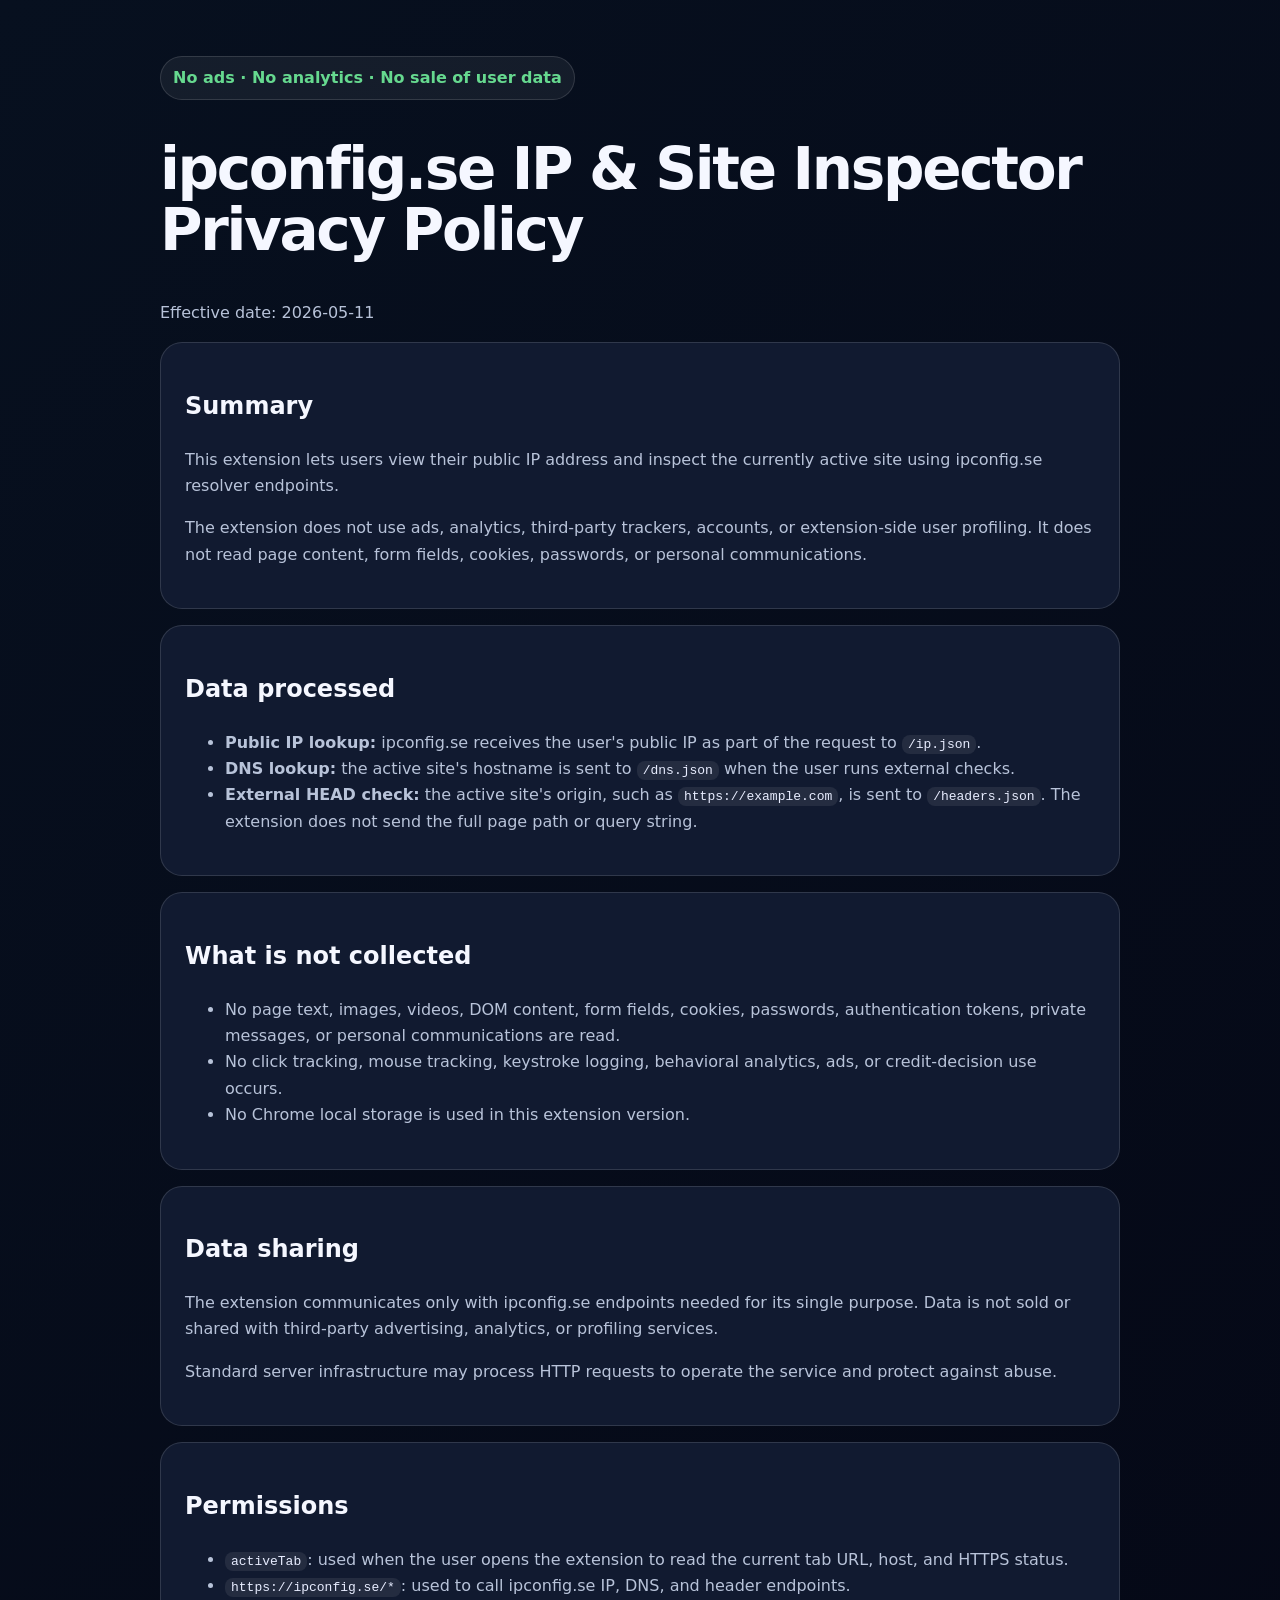
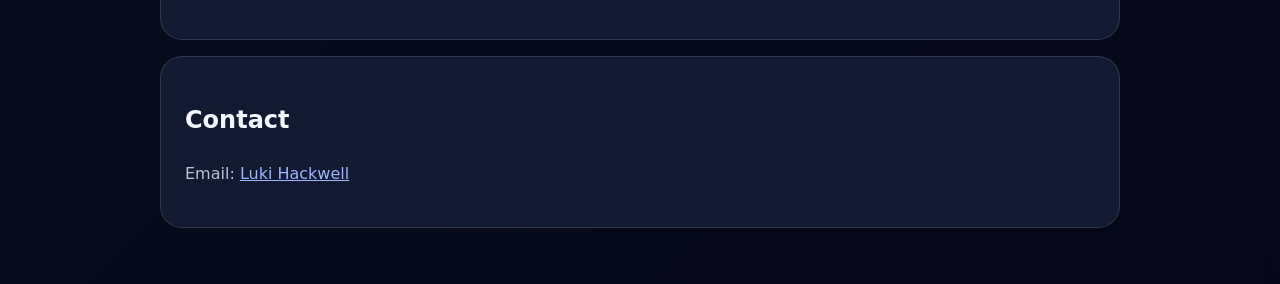
<file: privacy/ipconfig-site-inspector/index.html>
<!doctype html>
<html lang="en">
<head>
<meta charset="utf-8">
<meta name="viewport" content="width=device-width,initial-scale=1">
<title>ipconfig.se IP &amp; Site Inspector Privacy Policy</title>
<style>
body{margin:0;font-family:system-ui,-apple-system,BlinkMacSystemFont,"Segoe UI",sans-serif;line-height:1.65;color:#f5f7ff;background:linear-gradient(135deg,#07101f,#050816)}
main{width:min(960px,calc(100% - 32px));margin:0 auto;padding:56px 0}
section{margin-top:16px;padding:24px;border:1px solid rgba(255,255,255,.13);border-radius:22px;background:#111a30}
p,li,td{color:#b8c3d9}.badge{display:inline-block;padding:8px 12px;border:1px solid rgba(255,255,255,.13);border-radius:999px;color:#66d98f;background:rgba(255,255,255,.06);font-weight:800}
h1{font-size:clamp(34px,5vw,58px);line-height:1.05;letter-spacing:-.04em}code{padding:2px 6px;border-radius:8px;background:rgba(255,255,255,.08);color:#e8edff}a{color:#9db7ff}
</style>
</head>
<body>
<main>
<header>
<span class="badge">No ads · No analytics · No sale of user data</span>
<h1>ipconfig.se IP &amp; Site Inspector Privacy Policy</h1>
<p>Effective date: 2026-05-11</p>
</header>

<section>
<h2>Summary</h2>
<p>This extension lets users view their public IP address and inspect the currently active site using ipconfig.se resolver endpoints.</p>
<p>The extension does not use ads, analytics, third-party trackers, accounts, or extension-side user profiling. It does not read page content, form fields, cookies, passwords, or personal communications.</p>
</section>

<section>
<h2>Data processed</h2>
<ul>
<li><strong>Public IP lookup:</strong> ipconfig.se receives the user's public IP as part of the request to <code>/ip.json</code>.</li>
<li><strong>DNS lookup:</strong> the active site's hostname is sent to <code>/dns.json</code> when the user runs external checks.</li>
<li><strong>External HEAD check:</strong> the active site's origin, such as <code>https://example.com</code>, is sent to <code>/headers.json</code>. The extension does not send the full page path or query string.</li>
</ul>
</section>

<section>
<h2>What is not collected</h2>
<ul>
<li>No page text, images, videos, DOM content, form fields, cookies, passwords, authentication tokens, private messages, or personal communications are read.</li>
<li>No click tracking, mouse tracking, keystroke logging, behavioral analytics, ads, or credit-decision use occurs.</li>
<li>No Chrome local storage is used in this extension version.</li>
</ul>
</section>

<section>
<h2>Data sharing</h2>
<p>The extension communicates only with ipconfig.se endpoints needed for its single purpose. Data is not sold or shared with third-party advertising, analytics, or profiling services.</p>
<p>Standard server infrastructure may process HTTP requests to operate the service and protect against abuse.</p>
</section>

<section>
<h2>Permissions</h2>
<ul>
<li><code>activeTab</code>: used when the user opens the extension to read the current tab URL, host, and HTTPS status.</li>
<li><code>https://ipconfig.se/*</code>: used to call ipconfig.se IP, DNS, and header endpoints.</li>
</ul>
</section>

<section>
<h2>Contact</h2>
<p>Email: <a href="mailto:dev.networkluki@gmail.com">Luki Hackwell</a></p>
</section>
</main>
</body>
</html>
</file>
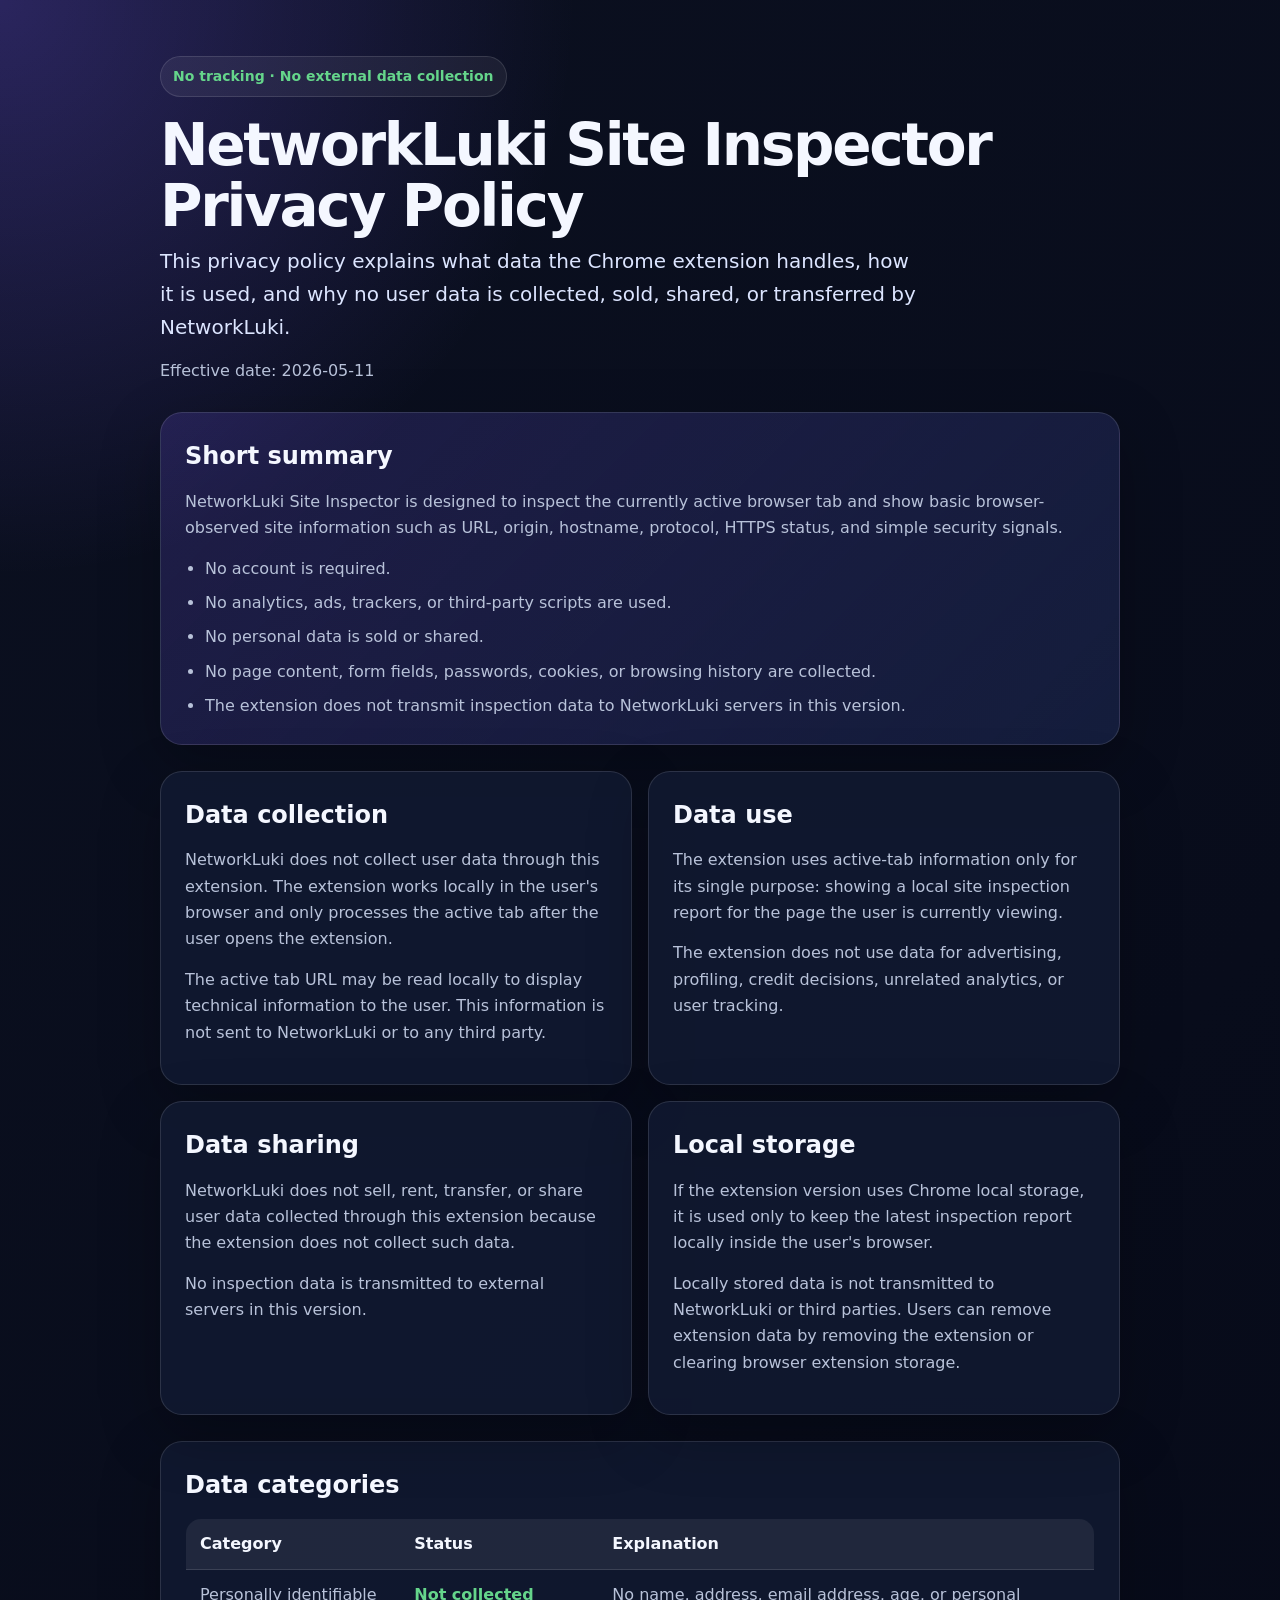
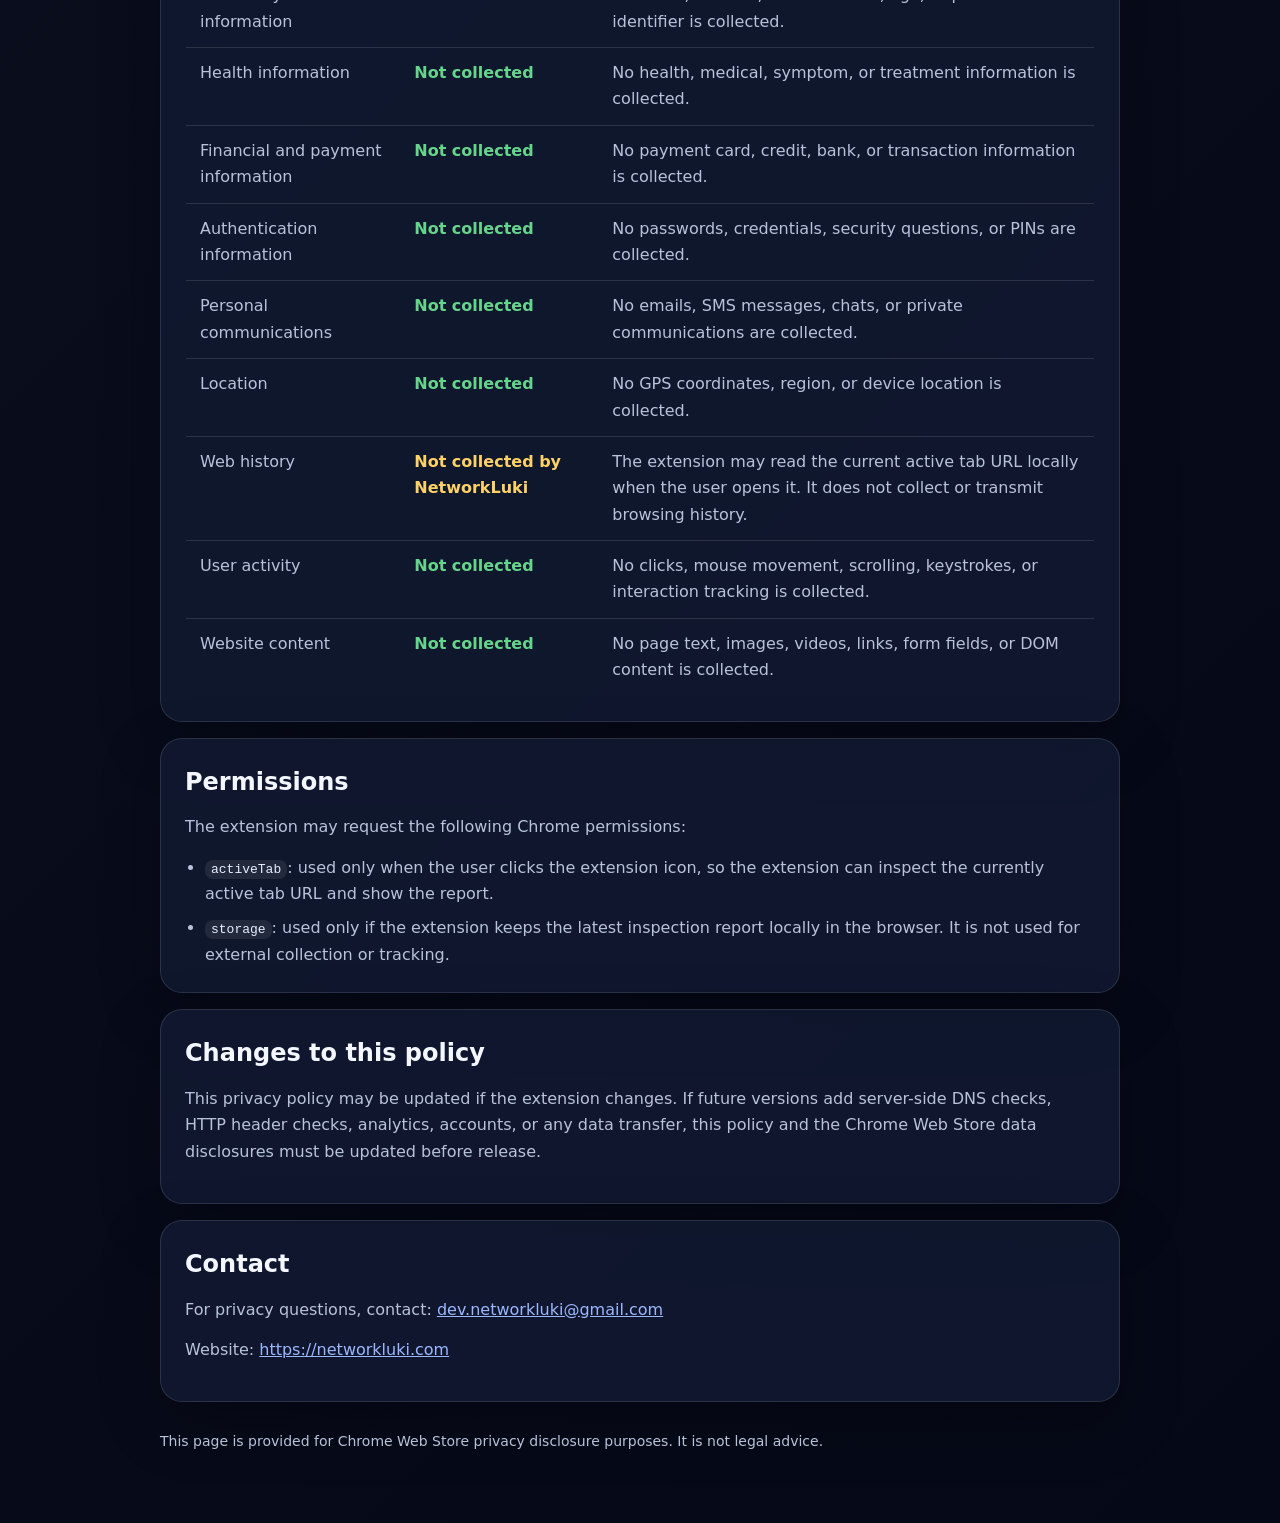
<file: privacy/networkluki-site-inspector/index.html>
<!doctype html>
<html lang="sv">
<head>
    <meta charset="utf-8">
    <meta name="viewport" content="width=device-width, initial-scale=1">
    <title>NetworkLuki Site Inspector – Privacy Policy</title>
    <meta name="description" content="Privacy policy for NetworkLuki Site Inspector Chrome extension.">
    <style>
        :root {
            color-scheme: dark;
            --bg: #0b1020;
            --panel: #121a33;
            --panel2: #172143;
            --text: #f4f7ff;
            --muted: #b8c2d9;
            --border: rgba(255, 255, 255, .12);
            --accent: #7c5cff;
            --good: #65d58b;
            --warn: #ffd166;
        }

        * {
            box-sizing: border-box;
        }

        body {
            margin: 0;
            font-family: system-ui, -apple-system, BlinkMacSystemFont, "Segoe UI", sans-serif;
            line-height: 1.65;
            background:
                radial-gradient(circle at top left, rgba(124, 92, 255, .28), transparent 36rem),
                linear-gradient(135deg, var(--bg), #050816);
            color: var(--text);
        }

        main {
            width: min(960px, calc(100% - 32px));
            margin: 0 auto;
            padding: 56px 0;
        }

        header {
            margin-bottom: 28px;
        }

        .badge {
            display: inline-flex;
            align-items: center;
            gap: 8px;
            padding: 8px 12px;
            border: 1px solid var(--border);
            border-radius: 999px;
            background: rgba(255, 255, 255, .06);
            color: var(--good);
            font-weight: 700;
            font-size: 14px;
        }

        h1 {
            margin: 18px 0 8px;
            font-size: clamp(34px, 5vw, 58px);
            line-height: 1.05;
            letter-spacing: -.04em;
        }

        h2 {
            margin: 0 0 12px;
            font-size: 24px;
        }

        p {
            margin: 0 0 14px;
            color: var(--muted);
        }

        a {
            color: #9db7ff;
        }

        .lead {
            max-width: 760px;
            font-size: 20px;
            color: #dce5ff;
        }

        .grid {
            display: grid;
            grid-template-columns: repeat(2, minmax(0, 1fr));
            gap: 16px;
            margin: 26px 0;
        }

        section,
        .summary {
            border: 1px solid var(--border);
            border-radius: 22px;
            background: rgba(18, 26, 51, .82);
            box-shadow: 0 20px 60px rgba(0, 0, 0, .25);
            padding: 24px;
        }

        .summary {
            background: linear-gradient(135deg, rgba(124, 92, 255, .18), rgba(23, 33, 67, .82));
        }

        ul {
            margin: 0;
            padding-left: 20px;
            color: var(--muted);
        }

        li + li {
            margin-top: 8px;
        }

        table {
            width: 100%;
            border-collapse: collapse;
            overflow: hidden;
            border-radius: 16px;
            border: 1px solid var(--border);
            margin-top: 10px;
        }

        th,
        td {
            padding: 12px 14px;
            border-bottom: 1px solid var(--border);
            text-align: left;
            vertical-align: top;
        }

        th {
            background: rgba(255, 255, 255, .07);
            color: var(--text);
        }

        td {
            color: var(--muted);
        }

        tr:last-child td {
            border-bottom: 0;
        }

        .status-good {
            color: var(--good);
            font-weight: 800;
        }

        .status-warn {
            color: var(--warn);
            font-weight: 800;
        }

        footer {
            margin-top: 28px;
            color: var(--muted);
            font-size: 14px;
        }

        code {
            padding: 2px 6px;
            border-radius: 8px;
            background: rgba(255, 255, 255, .08);
            color: #e8edff;
        }

        @media (max-width: 760px) {
            main {
                padding: 32px 0;
            }

            .grid {
                grid-template-columns: 1fr;
            }

            section,
            .summary {
                padding: 20px;
            }

            table {
                display: block;
                overflow-x: auto;
            }
        }
    </style>
</head>
<body>
<main>
    <header>
        <span class="badge">No tracking · No external data collection</span>
        <h1>NetworkLuki Site Inspector Privacy Policy</h1>
        <p class="lead">
            This privacy policy explains what data the Chrome extension handles, how it is used,
            and why no user data is collected, sold, shared, or transferred by NetworkLuki.
        </p>
        <p>Effective date: 2026-05-11</p>
    </header>

    <div class="summary">
        <h2>Short summary</h2>
        <p>
            NetworkLuki Site Inspector is designed to inspect the currently active browser tab
            and show basic browser-observed site information such as URL, origin, hostname,
            protocol, HTTPS status, and simple security signals.
        </p>
        <ul>
            <li>No account is required.</li>
            <li>No analytics, ads, trackers, or third-party scripts are used.</li>
            <li>No personal data is sold or shared.</li>
            <li>No page content, form fields, passwords, cookies, or browsing history are collected.</li>
            <li>The extension does not transmit inspection data to NetworkLuki servers in this version.</li>
        </ul>
    </div>

    <div class="grid">
        <section>
            <h2>Data collection</h2>
            <p>
                NetworkLuki does not collect user data through this extension.
                The extension works locally in the user's browser and only processes the active tab
                after the user opens the extension.
            </p>
            <p>
                The active tab URL may be read locally to display technical information to the user.
                This information is not sent to NetworkLuki or to any third party.
            </p>
        </section>

        <section>
            <h2>Data use</h2>
            <p>
                The extension uses active-tab information only for its single purpose:
                showing a local site inspection report for the page the user is currently viewing.
            </p>
            <p>
                The extension does not use data for advertising, profiling, credit decisions,
                unrelated analytics, or user tracking.
            </p>
        </section>

        <section>
            <h2>Data sharing</h2>
            <p>
                NetworkLuki does not sell, rent, transfer, or share user data collected through
                this extension because the extension does not collect such data.
            </p>
            <p>
                No inspection data is transmitted to external servers in this version.
            </p>
        </section>

        <section>
            <h2>Local storage</h2>
            <p>
                If the extension version uses Chrome local storage, it is used only to keep the latest
                inspection report locally inside the user's browser.
            </p>
            <p>
                Locally stored data is not transmitted to NetworkLuki or third parties.
                Users can remove extension data by removing the extension or clearing browser extension storage.
            </p>
        </section>
    </div>

    <section>
        <h2>Data categories</h2>
        <table>
            <thead>
            <tr>
                <th>Category</th>
                <th>Status</th>
                <th>Explanation</th>
            </tr>
            </thead>
            <tbody>
            <tr>
                <td>Personally identifiable information</td>
                <td class="status-good">Not collected</td>
                <td>No name, address, email address, age, or personal identifier is collected.</td>
            </tr>
            <tr>
                <td>Health information</td>
                <td class="status-good">Not collected</td>
                <td>No health, medical, symptom, or treatment information is collected.</td>
            </tr>
            <tr>
                <td>Financial and payment information</td>
                <td class="status-good">Not collected</td>
                <td>No payment card, credit, bank, or transaction information is collected.</td>
            </tr>
            <tr>
                <td>Authentication information</td>
                <td class="status-good">Not collected</td>
                <td>No passwords, credentials, security questions, or PINs are collected.</td>
            </tr>
            <tr>
                <td>Personal communications</td>
                <td class="status-good">Not collected</td>
                <td>No emails, SMS messages, chats, or private communications are collected.</td>
            </tr>
            <tr>
                <td>Location</td>
                <td class="status-good">Not collected</td>
                <td>No GPS coordinates, region, or device location is collected.</td>
            </tr>
            <tr>
                <td>Web history</td>
                <td class="status-warn">Not collected by NetworkLuki</td>
                <td>The extension may read the current active tab URL locally when the user opens it. It does not collect or transmit browsing history.</td>
            </tr>
            <tr>
                <td>User activity</td>
                <td class="status-good">Not collected</td>
                <td>No clicks, mouse movement, scrolling, keystrokes, or interaction tracking is collected.</td>
            </tr>
            <tr>
                <td>Website content</td>
                <td class="status-good">Not collected</td>
                <td>No page text, images, videos, links, form fields, or DOM content is collected.</td>
            </tr>
            </tbody>
        </table>
    </section>

    <section style="margin-top: 16px;">
        <h2>Permissions</h2>
        <p>
            The extension may request the following Chrome permissions:
        </p>
        <ul>
            <li>
                <code>activeTab</code>:
                used only when the user clicks the extension icon, so the extension can inspect
                the currently active tab URL and show the report.
            </li>
            <li>
                <code>storage</code>:
                used only if the extension keeps the latest inspection report locally in the browser.
                It is not used for external collection or tracking.
            </li>
        </ul>
    </section>

    <section style="margin-top: 16px;">
        <h2>Changes to this policy</h2>
        <p>
            This privacy policy may be updated if the extension changes.
            If future versions add server-side DNS checks, HTTP header checks, analytics,
            accounts, or any data transfer, this policy and the Chrome Web Store data disclosures
            must be updated before release.
        </p>
    </section>

    <section style="margin-top: 16px;">
        <h2>Contact</h2>
        <p>
            For privacy questions, contact:
            <a href="mailto:dev.networkluki@gmail.com">
                dev.networkluki@gmail.com
            </a>
        </p>
        <p>
            Website:
            <a href="https://networkluki.com">
                https://networkluki.com
            </a>
        </p>
    </section>

    <footer>
        <p>
            This page is provided for Chrome Web Store privacy disclosure purposes.
            It is not legal advice.
        </p>
    </footer>
</main>
</body>
</html>
</file>
<file: assets/css/custom.css>
* {
  box-sizing: border-box;
}

html, body {
  height: 100%;
}

body {
  margin: 0;
  padding: 0;
  background-color: #000;
  color: #f2ede4;
  font-family: -apple-system, BlinkMacSystemFont, "Segoe UI", Roboto, Arial, sans-serif;
}

.page {
  min-height: 100vh;
  display: flex;
  flex-direction: column;
  align-items: center;
  justify-content: center;
  padding: 2rem;
  text-align: center;
}

h1 {
  font-size: clamp(1.8rem, 4vw, 2.6rem);
  font-weight: 600;
  margin: 0;
}

.tags,
.links {
  list-style: none;
  display: flex;
  justify-content: center;
  flex-wrap: wrap;
  gap: 0.6rem;
  margin: 0;
  padding: 0;
}

.tags {
  margin-bottom: 1.5rem;
}

.tags li {
  font-size: 0.75rem;
  letter-spacing: 0.08em;
  text-transform: uppercase;
  color: #9a9186;
  border: 1px solid #2c2822;
  border-radius: 999px;
  padding: 0.3rem 0.8rem;
}

.lead {
  margin: 1rem 0 0;
  color: #9a9186;
  font-size: 1rem;
}

.links {
  margin-top: 1.75rem;
  gap: 1.5rem;
}

.links a {
  color: #f2ede4;
  text-decoration: none;
  font-size: 0.95rem;
  border-bottom: 1px solid transparent;
  transition: border-color 0.15s ease, color 0.15s ease;
}

.links a:hover {
  color: #d9b96a;
  border-color: #d9b96a;
}
</file>
<file: ext/policy.css>
/* Privacy policy page for Usage Overlay for Claude.
   Palette matches /assets/css/custom.css (dark default), with a light variant. */

:root {
  --bg: #000;
  --surface: #0d0c0a;
  --text: #f2ede4;
  --muted: #9a9186;
  --line: #2c2822;
  --accent: #d9b96a;
  --code-bg: #15130f;
  color-scheme: dark;
}

@media (prefers-color-scheme: light) {
  :root {
    --bg: #faf8f4;
    --surface: #fff;
    --text: #1d1b17;
    --muted: #625a50;
    --line: #e2dcd1;
    --accent: #8a6a1c;
    --code-bg: #f1ede5;
    color-scheme: light;
  }
}

* {
  box-sizing: border-box;
}

html {
  -webkit-text-size-adjust: 100%;
}

body {
  margin: 0;
  background-color: var(--bg);
  color: var(--text);
  font-family: -apple-system, BlinkMacSystemFont, "Segoe UI", Roboto, Arial, sans-serif;
  font-size: 1rem;
  line-height: 1.65;
}

.policy {
  max-width: 44rem;
  margin: 0 auto;
  padding: clamp(2.5rem, 8vw, 5rem) 1.25rem 3rem;
}

/* Header */

.tags {
  list-style: none;
  display: flex;
  flex-wrap: wrap;
  gap: 0.5rem;
  margin: 0 0 2rem;
  padding: 0;
}

.tags li {
  font-size: 0.72rem;
  letter-spacing: 0.08em;
  text-transform: uppercase;
  color: var(--muted);
  border: 1px solid var(--line);
  border-radius: 999px;
  padding: 0.25rem 0.75rem;
}

.eyebrow {
  margin: 0 0 0.4rem;
  font-size: 0.8rem;
  letter-spacing: 0.12em;
  text-transform: uppercase;
  color: var(--accent);
}

h1 {
  margin: 0;
  font-size: clamp(1.8rem, 5vw, 2.6rem);
  font-weight: 600;
  line-height: 1.15;
  letter-spacing: -0.01em;
}

.updated {
  margin: 0.75rem 0 0;
  font-size: 0.9rem;
  color: var(--muted);
}

.lead {
  margin: 1.75rem 0 0;
  font-size: 1.1rem;
}

.notice {
  margin: 0.75rem 0 0;
  padding-left: 0.9rem;
  border-left: 2px solid var(--accent);
  color: var(--muted);
  font-size: 0.95rem;
}

/* At-a-glance summary */

.summary {
  margin: 2.5rem 0 1rem;
}

.summary dl {
  display: grid;
  grid-template-columns: repeat(auto-fit, minmax(9.5rem, 1fr));
  gap: 1px;
  margin: 0;
  background: var(--line);
  border: 1px solid var(--line);
  border-radius: 10px;
  overflow: hidden;
}

.summary dl > div {
  background: var(--surface);
  padding: 1rem 1.1rem;
}

.summary dt {
  font-size: 0.75rem;
  letter-spacing: 0.04em;
  text-transform: uppercase;
  color: var(--muted);
  line-height: 1.4;
}

.summary dd {
  margin: 0.35rem 0 0;
  font-size: 1.05rem;
  font-weight: 600;
}

/* Sections */

section:not(.summary) {
  padding: 2rem 0 0;
  margin-top: 2rem;
  border-top: 1px solid var(--line);
}

h2 {
  display: flex;
  align-items: baseline;
  gap: 0.75rem;
  margin: 0 0 0.9rem;
  font-size: 1.15rem;
  font-weight: 600;
}

.num {
  font-family: ui-monospace, SFMono-Regular, Menlo, Consolas, monospace;
  font-size: 0.8rem;
  font-weight: 400;
  color: var(--accent);
}

p {
  margin: 0;
}

ul:not(.tags) {
  margin: 0;
  padding-left: 1.2rem;
}

p + p {
  margin-top: 1rem;
}

p + ul:not(.tags) {
  margin-top: 0.9rem;
}

.after-list {
  margin-top: 1rem;
}

ul:not(.tags) li + li {
  margin-top: 0.75rem;
}

ul:not(.tags) li::marker {
  color: var(--accent);
}

code {
  font-family: ui-monospace, SFMono-Regular, Menlo, Consolas, monospace;
  font-size: 0.85em;
  background: var(--code-bg);
  border: 1px solid var(--line);
  border-radius: 4px;
  padding: 0.05em 0.35em;
  overflow-wrap: anywhere;
}

a {
  color: var(--text);
  text-decoration: none;
  border-bottom: 1px solid var(--muted);
  transition: border-color 0.15s ease, color 0.15s ease;
  overflow-wrap: anywhere;
}

a:hover,
a:focus-visible {
  color: var(--accent);
  border-color: var(--accent);
}

a:focus-visible {
  outline: 2px solid var(--accent);
  outline-offset: 3px;
  border-radius: 2px;
}

/* Tables */

.table-wrap {
  overflow-x: auto;
  border: 1px solid var(--line);
  border-radius: 10px;
}

table {
  width: 100%;
  border-collapse: collapse;
  font-size: 0.95rem;
}

th,
td {
  text-align: left;
  vertical-align: top;
  padding: 0.7rem 1rem;
}

thead th {
  font-size: 0.75rem;
  font-weight: 400;
  letter-spacing: 0.04em;
  text-transform: uppercase;
  color: var(--muted);
  background: var(--surface);
  border-bottom: 1px solid var(--line);
}

tbody tr + tr td {
  border-top: 1px solid var(--line);
}

td:first-child {
  white-space: nowrap;
}

/* Extension cards (index page) */

.cards {
  display: grid;
  gap: 1rem;
}

.card {
  background: var(--surface);
  border: 1px solid var(--line);
  border-radius: 10px;
  padding: 1.25rem 1.25rem 1.1rem;
}

.card-head {
  display: flex;
  flex-wrap: wrap;
  align-items: baseline;
  gap: 0.4rem 0.75rem;
}

.card h3 {
  margin: 0;
  font-size: 1.1rem;
  font-weight: 600;
}

.card .path {
  font-family: ui-monospace, SFMono-Regular, Menlo, Consolas, monospace;
  font-size: 0.8rem;
  color: var(--accent);
}

.card .badge {
  font-size: 0.68rem;
  letter-spacing: 0.08em;
  text-transform: uppercase;
  color: var(--muted);
  border: 1px solid var(--line);
  border-radius: 999px;
  padding: 0.1rem 0.6rem;
}

.card p {
  margin-top: 0.6rem;
}

.card .meta {
  font-size: 0.9rem;
  color: var(--muted);
}

.card .more {
  display: inline-block;
  margin-top: 0.9rem;
  font-size: 0.95rem;
}

/* Footer */

.policy-foot {
  margin-top: 3.5rem;
  padding-top: 1.5rem;
  border-top: 1px solid var(--line);
  font-size: 0.9rem;
  color: var(--muted);
}

.visually-hidden {
  position: absolute;
  width: 1px;
  height: 1px;
  margin: -1px;
  padding: 0;
  overflow: hidden;
  clip: rect(0 0 0 0);
  white-space: nowrap;
  border: 0;
}

@media (prefers-reduced-motion: reduce) {
  a {
    transition: none;
  }
}
</file>
<file: ext/a/policy.css>
/* Privacy policy page for Usage Overlay for Claude.
   Palette matches /assets/css/custom.css (dark default), with a light variant. */

:root {
  --bg: #000;
  --surface: #0d0c0a;
  --text: #f2ede4;
  --muted: #9a9186;
  --line: #2c2822;
  --accent: #d9b96a;
  --code-bg: #15130f;
  color-scheme: dark;
}

@media (prefers-color-scheme: light) {
  :root {
    --bg: #faf8f4;
    --surface: #fff;
    --text: #1d1b17;
    --muted: #625a50;
    --line: #e2dcd1;
    --accent: #8a6a1c;
    --code-bg: #f1ede5;
    color-scheme: light;
  }
}

* {
  box-sizing: border-box;
}

html {
  -webkit-text-size-adjust: 100%;
}

body {
  margin: 0;
  background-color: var(--bg);
  color: var(--text);
  font-family: -apple-system, BlinkMacSystemFont, "Segoe UI", Roboto, Arial, sans-serif;
  font-size: 1rem;
  line-height: 1.65;
}

.policy {
  max-width: 44rem;
  margin: 0 auto;
  padding: clamp(2.5rem, 8vw, 5rem) 1.25rem 3rem;
}

/* Header */

.tags {
  list-style: none;
  display: flex;
  flex-wrap: wrap;
  gap: 0.5rem;
  margin: 0 0 2rem;
  padding: 0;
}

.tags li {
  font-size: 0.72rem;
  letter-spacing: 0.08em;
  text-transform: uppercase;
  color: var(--muted);
  border: 1px solid var(--line);
  border-radius: 999px;
  padding: 0.25rem 0.75rem;
}

.eyebrow {
  margin: 0 0 0.4rem;
  font-size: 0.8rem;
  letter-spacing: 0.12em;
  text-transform: uppercase;
  color: var(--accent);
}

h1 {
  margin: 0;
  font-size: clamp(1.8rem, 5vw, 2.6rem);
  font-weight: 600;
  line-height: 1.15;
  letter-spacing: -0.01em;
}

.updated {
  margin: 0.75rem 0 0;
  font-size: 0.9rem;
  color: var(--muted);
}

.lead {
  margin: 1.75rem 0 0;
  font-size: 1.1rem;
}

.notice {
  margin: 0.75rem 0 0;
  padding-left: 0.9rem;
  border-left: 2px solid var(--accent);
  color: var(--muted);
  font-size: 0.95rem;
}

/* At-a-glance summary */

.summary {
  margin: 2.5rem 0 1rem;
}

.summary dl {
  display: grid;
  grid-template-columns: repeat(auto-fit, minmax(9.5rem, 1fr));
  gap: 1px;
  margin: 0;
  background: var(--line);
  border: 1px solid var(--line);
  border-radius: 10px;
  overflow: hidden;
}

.summary dl > div {
  background: var(--surface);
  padding: 1rem 1.1rem;
}

.summary dt {
  font-size: 0.75rem;
  letter-spacing: 0.04em;
  text-transform: uppercase;
  color: var(--muted);
  line-height: 1.4;
}

.summary dd {
  margin: 0.35rem 0 0;
  font-size: 1.05rem;
  font-weight: 600;
}

/* Sections */

section:not(.summary) {
  padding: 2rem 0 0;
  margin-top: 2rem;
  border-top: 1px solid var(--line);
}

h2 {
  display: flex;
  align-items: baseline;
  gap: 0.75rem;
  margin: 0 0 0.9rem;
  font-size: 1.15rem;
  font-weight: 600;
}

.num {
  font-family: ui-monospace, SFMono-Regular, Menlo, Consolas, monospace;
  font-size: 0.8rem;
  font-weight: 400;
  color: var(--accent);
}

p {
  margin: 0;
}

ul:not(.tags) {
  margin: 0;
  padding-left: 1.2rem;
}

p + p {
  margin-top: 1rem;
}

p + ul:not(.tags) {
  margin-top: 0.9rem;
}

.after-list {
  margin-top: 1rem;
}

ul:not(.tags) li + li {
  margin-top: 0.75rem;
}

ul:not(.tags) li::marker {
  color: var(--accent);
}

code {
  font-family: ui-monospace, SFMono-Regular, Menlo, Consolas, monospace;
  font-size: 0.85em;
  background: var(--code-bg);
  border: 1px solid var(--line);
  border-radius: 4px;
  padding: 0.05em 0.35em;
  overflow-wrap: anywhere;
}

a {
  color: var(--text);
  text-decoration: none;
  border-bottom: 1px solid var(--muted);
  transition: border-color 0.15s ease, color 0.15s ease;
  overflow-wrap: anywhere;
}

a:hover,
a:focus-visible {
  color: var(--accent);
  border-color: var(--accent);
}

a:focus-visible {
  outline: 2px solid var(--accent);
  outline-offset: 3px;
  border-radius: 2px;
}

/* Tables */

.table-wrap {
  overflow-x: auto;
  border: 1px solid var(--line);
  border-radius: 10px;
}

table {
  width: 100%;
  border-collapse: collapse;
  font-size: 0.95rem;
}

th,
td {
  text-align: left;
  vertical-align: top;
  padding: 0.7rem 1rem;
}

thead th {
  font-size: 0.75rem;
  font-weight: 400;
  letter-spacing: 0.04em;
  text-transform: uppercase;
  color: var(--muted);
  background: var(--surface);
  border-bottom: 1px solid var(--line);
}

tbody tr + tr td {
  border-top: 1px solid var(--line);
}

td:first-child {
  white-space: nowrap;
}

/* Extension cards (index page) */

.cards {
  display: grid;
  gap: 1rem;
}

.card {
  background: var(--surface);
  border: 1px solid var(--line);
  border-radius: 10px;
  padding: 1.25rem 1.25rem 1.1rem;
}

.card-head {
  display: flex;
  flex-wrap: wrap;
  align-items: baseline;
  gap: 0.4rem 0.75rem;
}

.card h3 {
  margin: 0;
  font-size: 1.1rem;
  font-weight: 600;
}

.card .path {
  font-family: ui-monospace, SFMono-Regular, Menlo, Consolas, monospace;
  font-size: 0.8rem;
  color: var(--accent);
}

.card .badge {
  font-size: 0.68rem;
  letter-spacing: 0.08em;
  text-transform: uppercase;
  color: var(--muted);
  border: 1px solid var(--line);
  border-radius: 999px;
  padding: 0.1rem 0.6rem;
}

.card p {
  margin-top: 0.6rem;
}

.card .meta {
  font-size: 0.9rem;
  color: var(--muted);
}

.card .more {
  display: inline-block;
  margin-top: 0.9rem;
  font-size: 0.95rem;
}

/* Footer */

.policy-foot {
  margin-top: 3.5rem;
  padding-top: 1.5rem;
  border-top: 1px solid var(--line);
  font-size: 0.9rem;
  color: var(--muted);
}

.visually-hidden {
  position: absolute;
  width: 1px;
  height: 1px;
  margin: -1px;
  padding: 0;
  overflow: hidden;
  clip: rect(0 0 0 0);
  white-space: nowrap;
  border: 0;
}

@media (prefers-reduced-motion: reduce) {
  a {
    transition: none;
  }
}
</file>
<file: ext/b/policy.css>
/* Privacy policy page for Usage Overlay for Claude.
   Palette matches /assets/css/custom.css (dark default), with a light variant. */

:root {
  --bg: #000;
  --surface: #0d0c0a;
  --text: #f2ede4;
  --muted: #9a9186;
  --line: #2c2822;
  --accent: #d9b96a;
  --code-bg: #15130f;
  color-scheme: dark;
}

@media (prefers-color-scheme: light) {
  :root {
    --bg: #faf8f4;
    --surface: #fff;
    --text: #1d1b17;
    --muted: #625a50;
    --line: #e2dcd1;
    --accent: #8a6a1c;
    --code-bg: #f1ede5;
    color-scheme: light;
  }
}

* {
  box-sizing: border-box;
}

html {
  -webkit-text-size-adjust: 100%;
}

body {
  margin: 0;
  background-color: var(--bg);
  color: var(--text);
  font-family: -apple-system, BlinkMacSystemFont, "Segoe UI", Roboto, Arial, sans-serif;
  font-size: 1rem;
  line-height: 1.65;
}

.policy {
  max-width: 44rem;
  margin: 0 auto;
  padding: clamp(2.5rem, 8vw, 5rem) 1.25rem 3rem;
}

/* Header */

.tags {
  list-style: none;
  display: flex;
  flex-wrap: wrap;
  gap: 0.5rem;
  margin: 0 0 2rem;
  padding: 0;
}

.tags li {
  font-size: 0.72rem;
  letter-spacing: 0.08em;
  text-transform: uppercase;
  color: var(--muted);
  border: 1px solid var(--line);
  border-radius: 999px;
  padding: 0.25rem 0.75rem;
}

.eyebrow {
  margin: 0 0 0.4rem;
  font-size: 0.8rem;
  letter-spacing: 0.12em;
  text-transform: uppercase;
  color: var(--accent);
}

h1 {
  margin: 0;
  font-size: clamp(1.8rem, 5vw, 2.6rem);
  font-weight: 600;
  line-height: 1.15;
  letter-spacing: -0.01em;
}

.updated {
  margin: 0.75rem 0 0;
  font-size: 0.9rem;
  color: var(--muted);
}

.lead {
  margin: 1.75rem 0 0;
  font-size: 1.1rem;
}

.notice {
  margin: 0.75rem 0 0;
  padding-left: 0.9rem;
  border-left: 2px solid var(--accent);
  color: var(--muted);
  font-size: 0.95rem;
}

/* At-a-glance summary */

.summary {
  margin: 2.5rem 0 1rem;
}

.summary dl {
  display: grid;
  grid-template-columns: repeat(auto-fit, minmax(9.5rem, 1fr));
  gap: 1px;
  margin: 0;
  background: var(--line);
  border: 1px solid var(--line);
  border-radius: 10px;
  overflow: hidden;
}

.summary dl > div {
  background: var(--surface);
  padding: 1rem 1.1rem;
}

.summary dt {
  font-size: 0.75rem;
  letter-spacing: 0.04em;
  text-transform: uppercase;
  color: var(--muted);
  line-height: 1.4;
}

.summary dd {
  margin: 0.35rem 0 0;
  font-size: 1.05rem;
  font-weight: 600;
}

/* Sections */

section:not(.summary) {
  padding: 2rem 0 0;
  margin-top: 2rem;
  border-top: 1px solid var(--line);
}

h2 {
  display: flex;
  align-items: baseline;
  gap: 0.75rem;
  margin: 0 0 0.9rem;
  font-size: 1.15rem;
  font-weight: 600;
}

.num {
  font-family: ui-monospace, SFMono-Regular, Menlo, Consolas, monospace;
  font-size: 0.8rem;
  font-weight: 400;
  color: var(--accent);
}

p {
  margin: 0;
}

ul:not(.tags) {
  margin: 0;
  padding-left: 1.2rem;
}

p + p {
  margin-top: 1rem;
}

p + ul:not(.tags) {
  margin-top: 0.9rem;
}

.after-list {
  margin-top: 1rem;
}

ul:not(.tags) li + li {
  margin-top: 0.75rem;
}

ul:not(.tags) li::marker {
  color: var(--accent);
}

code {
  font-family: ui-monospace, SFMono-Regular, Menlo, Consolas, monospace;
  font-size: 0.85em;
  background: var(--code-bg);
  border: 1px solid var(--line);
  border-radius: 4px;
  padding: 0.05em 0.35em;
  overflow-wrap: anywhere;
}

a {
  color: var(--text);
  text-decoration: none;
  border-bottom: 1px solid var(--muted);
  transition: border-color 0.15s ease, color 0.15s ease;
  overflow-wrap: anywhere;
}

a:hover,
a:focus-visible {
  color: var(--accent);
  border-color: var(--accent);
}

a:focus-visible {
  outline: 2px solid var(--accent);
  outline-offset: 3px;
  border-radius: 2px;
}

/* Tables */

.table-wrap {
  overflow-x: auto;
  border: 1px solid var(--line);
  border-radius: 10px;
}

table {
  width: 100%;
  border-collapse: collapse;
  font-size: 0.95rem;
}

th,
td {
  text-align: left;
  vertical-align: top;
  padding: 0.7rem 1rem;
}

thead th {
  font-size: 0.75rem;
  font-weight: 400;
  letter-spacing: 0.04em;
  text-transform: uppercase;
  color: var(--muted);
  background: var(--surface);
  border-bottom: 1px solid var(--line);
}

tbody tr + tr td {
  border-top: 1px solid var(--line);
}

td:first-child {
  white-space: nowrap;
}

/* Extension cards (index page) */

.cards {
  display: grid;
  gap: 1rem;
}

.card {
  background: var(--surface);
  border: 1px solid var(--line);
  border-radius: 10px;
  padding: 1.25rem 1.25rem 1.1rem;
}

.card-head {
  display: flex;
  flex-wrap: wrap;
  align-items: baseline;
  gap: 0.4rem 0.75rem;
}

.card h3 {
  margin: 0;
  font-size: 1.1rem;
  font-weight: 600;
}

.card .path {
  font-family: ui-monospace, SFMono-Regular, Menlo, Consolas, monospace;
  font-size: 0.8rem;
  color: var(--accent);
}

.card .badge {
  font-size: 0.68rem;
  letter-spacing: 0.08em;
  text-transform: uppercase;
  color: var(--muted);
  border: 1px solid var(--line);
  border-radius: 999px;
  padding: 0.1rem 0.6rem;
}

.card p {
  margin-top: 0.6rem;
}

.card .meta {
  font-size: 0.9rem;
  color: var(--muted);
}

.card .more {
  display: inline-block;
  margin-top: 0.9rem;
  font-size: 0.95rem;
}

/* Footer */

.policy-foot {
  margin-top: 3.5rem;
  padding-top: 1.5rem;
  border-top: 1px solid var(--line);
  font-size: 0.9rem;
  color: var(--muted);
}

.visually-hidden {
  position: absolute;
  width: 1px;
  height: 1px;
  margin: -1px;
  padding: 0;
  overflow: hidden;
  clip: rect(0 0 0 0);
  white-space: nowrap;
  border: 0;
}

@media (prefers-reduced-motion: reduce) {
  a {
    transition: none;
  }
}
</file>
<file: ext/c/policy.css>
/* Privacy policy page for Usage Overlay for Claude.
   Palette matches /assets/css/custom.css (dark default), with a light variant. */

:root {
  --bg: #000;
  --surface: #0d0c0a;
  --text: #f2ede4;
  --muted: #9a9186;
  --line: #2c2822;
  --accent: #d9b96a;
  --code-bg: #15130f;
  color-scheme: dark;
}

@media (prefers-color-scheme: light) {
  :root {
    --bg: #faf8f4;
    --surface: #fff;
    --text: #1d1b17;
    --muted: #625a50;
    --line: #e2dcd1;
    --accent: #8a6a1c;
    --code-bg: #f1ede5;
    color-scheme: light;
  }
}

* {
  box-sizing: border-box;
}

html {
  -webkit-text-size-adjust: 100%;
}

body {
  margin: 0;
  background-color: var(--bg);
  color: var(--text);
  font-family: -apple-system, BlinkMacSystemFont, "Segoe UI", Roboto, Arial, sans-serif;
  font-size: 1rem;
  line-height: 1.65;
}

.policy {
  max-width: 44rem;
  margin: 0 auto;
  padding: clamp(2.5rem, 8vw, 5rem) 1.25rem 3rem;
}

/* Header */

.tags {
  list-style: none;
  display: flex;
  flex-wrap: wrap;
  gap: 0.5rem;
  margin: 0 0 2rem;
  padding: 0;
}

.tags li {
  font-size: 0.72rem;
  letter-spacing: 0.08em;
  text-transform: uppercase;
  color: var(--muted);
  border: 1px solid var(--line);
  border-radius: 999px;
  padding: 0.25rem 0.75rem;
}

.eyebrow {
  margin: 0 0 0.4rem;
  font-size: 0.8rem;
  letter-spacing: 0.12em;
  text-transform: uppercase;
  color: var(--accent);
}

h1 {
  margin: 0;
  font-size: clamp(1.8rem, 5vw, 2.6rem);
  font-weight: 600;
  line-height: 1.15;
  letter-spacing: -0.01em;
}

.updated {
  margin: 0.75rem 0 0;
  font-size: 0.9rem;
  color: var(--muted);
}

.lead {
  margin: 1.75rem 0 0;
  font-size: 1.1rem;
}

.notice {
  margin: 0.75rem 0 0;
  padding-left: 0.9rem;
  border-left: 2px solid var(--accent);
  color: var(--muted);
  font-size: 0.95rem;
}

/* At-a-glance summary */

.summary {
  margin: 2.5rem 0 1rem;
}

.summary dl {
  display: grid;
  grid-template-columns: repeat(auto-fit, minmax(9.5rem, 1fr));
  gap: 1px;
  margin: 0;
  background: var(--line);
  border: 1px solid var(--line);
  border-radius: 10px;
  overflow: hidden;
}

.summary dl > div {
  background: var(--surface);
  padding: 1rem 1.1rem;
}

.summary dt {
  font-size: 0.75rem;
  letter-spacing: 0.04em;
  text-transform: uppercase;
  color: var(--muted);
  line-height: 1.4;
}

.summary dd {
  margin: 0.35rem 0 0;
  font-size: 1.05rem;
  font-weight: 600;
}

/* Sections */

section:not(.summary) {
  padding: 2rem 0 0;
  margin-top: 2rem;
  border-top: 1px solid var(--line);
}

h2 {
  display: flex;
  align-items: baseline;
  gap: 0.75rem;
  margin: 0 0 0.9rem;
  font-size: 1.15rem;
  font-weight: 600;
}

.num {
  font-family: ui-monospace, SFMono-Regular, Menlo, Consolas, monospace;
  font-size: 0.8rem;
  font-weight: 400;
  color: var(--accent);
}

p {
  margin: 0;
}

ul:not(.tags) {
  margin: 0;
  padding-left: 1.2rem;
}

p + p {
  margin-top: 1rem;
}

p + ul:not(.tags) {
  margin-top: 0.9rem;
}

.after-list {
  margin-top: 1rem;
}

ul:not(.tags) li + li {
  margin-top: 0.75rem;
}

ul:not(.tags) li::marker {
  color: var(--accent);
}

code {
  font-family: ui-monospace, SFMono-Regular, Menlo, Consolas, monospace;
  font-size: 0.85em;
  background: var(--code-bg);
  border: 1px solid var(--line);
  border-radius: 4px;
  padding: 0.05em 0.35em;
  overflow-wrap: anywhere;
}

a {
  color: var(--text);
  text-decoration: none;
  border-bottom: 1px solid var(--muted);
  transition: border-color 0.15s ease, color 0.15s ease;
  overflow-wrap: anywhere;
}

a:hover,
a:focus-visible {
  color: var(--accent);
  border-color: var(--accent);
}

a:focus-visible {
  outline: 2px solid var(--accent);
  outline-offset: 3px;
  border-radius: 2px;
}

/* Tables */

.table-wrap {
  overflow-x: auto;
  border: 1px solid var(--line);
  border-radius: 10px;
}

table {
  width: 100%;
  border-collapse: collapse;
  font-size: 0.95rem;
}

th,
td {
  text-align: left;
  vertical-align: top;
  padding: 0.7rem 1rem;
}

thead th {
  font-size: 0.75rem;
  font-weight: 400;
  letter-spacing: 0.04em;
  text-transform: uppercase;
  color: var(--muted);
  background: var(--surface);
  border-bottom: 1px solid var(--line);
}

tbody tr + tr td {
  border-top: 1px solid var(--line);
}

td:first-child {
  white-space: nowrap;
}

/* Extension cards (index page) */

.cards {
  display: grid;
  gap: 1rem;
}

.card {
  background: var(--surface);
  border: 1px solid var(--line);
  border-radius: 10px;
  padding: 1.25rem 1.25rem 1.1rem;
}

.card-head {
  display: flex;
  flex-wrap: wrap;
  align-items: baseline;
  gap: 0.4rem 0.75rem;
}

.card h3 {
  margin: 0;
  font-size: 1.1rem;
  font-weight: 600;
}

.card .path {
  font-family: ui-monospace, SFMono-Regular, Menlo, Consolas, monospace;
  font-size: 0.8rem;
  color: var(--accent);
}

.card .badge {
  font-size: 0.68rem;
  letter-spacing: 0.08em;
  text-transform: uppercase;
  color: var(--muted);
  border: 1px solid var(--line);
  border-radius: 999px;
  padding: 0.1rem 0.6rem;
}

.card p {
  margin-top: 0.6rem;
}

.card .meta {
  font-size: 0.9rem;
  color: var(--muted);
}

.card .more {
  display: inline-block;
  margin-top: 0.9rem;
  font-size: 0.95rem;
}

/* Footer */

.policy-foot {
  margin-top: 3.5rem;
  padding-top: 1.5rem;
  border-top: 1px solid var(--line);
  font-size: 0.9rem;
  color: var(--muted);
}

.visually-hidden {
  position: absolute;
  width: 1px;
  height: 1px;
  margin: -1px;
  padding: 0;
  overflow: hidden;
  clip: rect(0 0 0 0);
  white-space: nowrap;
  border: 0;
}

@media (prefers-reduced-motion: reduce) {
  a {
    transition: none;
  }
}
</file>
<file: ext/osint/policy.css>
/* Privacy policy page for Usage Overlay for Claude.
   Palette matches /assets/css/custom.css (dark default), with a light variant. */

:root {
  --bg: #000;
  --surface: #0d0c0a;
  --text: #f2ede4;
  --muted: #9a9186;
  --line: #2c2822;
  --accent: #d9b96a;
  --code-bg: #15130f;
  color-scheme: dark;
}

@media (prefers-color-scheme: light) {
  :root {
    --bg: #faf8f4;
    --surface: #fff;
    --text: #1d1b17;
    --muted: #625a50;
    --line: #e2dcd1;
    --accent: #8a6a1c;
    --code-bg: #f1ede5;
    color-scheme: light;
  }
}

* {
  box-sizing: border-box;
}

html {
  -webkit-text-size-adjust: 100%;
}

body {
  margin: 0;
  background-color: var(--bg);
  color: var(--text);
  font-family: -apple-system, BlinkMacSystemFont, "Segoe UI", Roboto, Arial, sans-serif;
  font-size: 1rem;
  line-height: 1.65;
}

.policy {
  max-width: 44rem;
  margin: 0 auto;
  padding: clamp(2.5rem, 8vw, 5rem) 1.25rem 3rem;
}

/* Header */

.tags {
  list-style: none;
  display: flex;
  flex-wrap: wrap;
  gap: 0.5rem;
  margin: 0 0 2rem;
  padding: 0;
}

.tags li {
  font-size: 0.72rem;
  letter-spacing: 0.08em;
  text-transform: uppercase;
  color: var(--muted);
  border: 1px solid var(--line);
  border-radius: 999px;
  padding: 0.25rem 0.75rem;
}

.eyebrow {
  margin: 0 0 0.4rem;
  font-size: 0.8rem;
  letter-spacing: 0.12em;
  text-transform: uppercase;
  color: var(--accent);
}

h1 {
  margin: 0;
  font-size: clamp(1.8rem, 5vw, 2.6rem);
  font-weight: 600;
  line-height: 1.15;
  letter-spacing: -0.01em;
}

.updated {
  margin: 0.75rem 0 0;
  font-size: 0.9rem;
  color: var(--muted);
}

.lead {
  margin: 1.75rem 0 0;
  font-size: 1.1rem;
}

.notice {
  margin: 0.75rem 0 0;
  padding-left: 0.9rem;
  border-left: 2px solid var(--accent);
  color: var(--muted);
  font-size: 0.95rem;
}

/* At-a-glance summary */

.summary {
  margin: 2.5rem 0 1rem;
}

.summary dl {
  display: grid;
  grid-template-columns: repeat(auto-fit, minmax(9.5rem, 1fr));
  gap: 1px;
  margin: 0;
  background: var(--line);
  border: 1px solid var(--line);
  border-radius: 10px;
  overflow: hidden;
}

.summary dl > div {
  background: var(--surface);
  padding: 1rem 1.1rem;
}

.summary dt {
  font-size: 0.75rem;
  letter-spacing: 0.04em;
  text-transform: uppercase;
  color: var(--muted);
  line-height: 1.4;
}

.summary dd {
  margin: 0.35rem 0 0;
  font-size: 1.05rem;
  font-weight: 600;
}

/* Sections */

section:not(.summary) {
  padding: 2rem 0 0;
  margin-top: 2rem;
  border-top: 1px solid var(--line);
}

h2 {
  display: flex;
  align-items: baseline;
  gap: 0.75rem;
  margin: 0 0 0.9rem;
  font-size: 1.15rem;
  font-weight: 600;
}

.num {
  font-family: ui-monospace, SFMono-Regular, Menlo, Consolas, monospace;
  font-size: 0.8rem;
  font-weight: 400;
  color: var(--accent);
}

p {
  margin: 0;
}

ul:not(.tags) {
  margin: 0;
  padding-left: 1.2rem;
}

p + p {
  margin-top: 1rem;
}

p + ul:not(.tags) {
  margin-top: 0.9rem;
}

.after-list {
  margin-top: 1rem;
}

ul:not(.tags) li + li {
  margin-top: 0.75rem;
}

ul:not(.tags) li::marker {
  color: var(--accent);
}

code {
  font-family: ui-monospace, SFMono-Regular, Menlo, Consolas, monospace;
  font-size: 0.85em;
  background: var(--code-bg);
  border: 1px solid var(--line);
  border-radius: 4px;
  padding: 0.05em 0.35em;
  overflow-wrap: anywhere;
}

a {
  color: var(--text);
  text-decoration: none;
  border-bottom: 1px solid var(--muted);
  transition: border-color 0.15s ease, color 0.15s ease;
  overflow-wrap: anywhere;
}

a:hover,
a:focus-visible {
  color: var(--accent);
  border-color: var(--accent);
}

a:focus-visible {
  outline: 2px solid var(--accent);
  outline-offset: 3px;
  border-radius: 2px;
}

/* Tables */

.table-wrap {
  overflow-x: auto;
  border: 1px solid var(--line);
  border-radius: 10px;
}

table {
  width: 100%;
  border-collapse: collapse;
  font-size: 0.95rem;
}

th,
td {
  text-align: left;
  vertical-align: top;
  padding: 0.7rem 1rem;
}

thead th {
  font-size: 0.75rem;
  font-weight: 400;
  letter-spacing: 0.04em;
  text-transform: uppercase;
  color: var(--muted);
  background: var(--surface);
  border-bottom: 1px solid var(--line);
}

tbody tr + tr td {
  border-top: 1px solid var(--line);
}

td:first-child {
  white-space: nowrap;
}

/* Extension cards (index page) */

.cards {
  display: grid;
  gap: 1rem;
}

.card {
  background: var(--surface);
  border: 1px solid var(--line);
  border-radius: 10px;
  padding: 1.25rem 1.25rem 1.1rem;
}

.card-head {
  display: flex;
  flex-wrap: wrap;
  align-items: baseline;
  gap: 0.4rem 0.75rem;
}

.card h3 {
  margin: 0;
  font-size: 1.1rem;
  font-weight: 600;
}

.card .path {
  font-family: ui-monospace, SFMono-Regular, Menlo, Consolas, monospace;
  font-size: 0.8rem;
  color: var(--accent);
}

.card .badge {
  font-size: 0.68rem;
  letter-spacing: 0.08em;
  text-transform: uppercase;
  color: var(--muted);
  border: 1px solid var(--line);
  border-radius: 999px;
  padding: 0.1rem 0.6rem;
}

.card p {
  margin-top: 0.6rem;
}

.card .meta {
  font-size: 0.9rem;
  color: var(--muted);
}

.card .more {
  display: inline-block;
  margin-top: 0.9rem;
  font-size: 0.95rem;
}

/* Footer */

.policy-foot {
  margin-top: 3.5rem;
  padding-top: 1.5rem;
  border-top: 1px solid var(--line);
  font-size: 0.9rem;
  color: var(--muted);
}

.visually-hidden {
  position: absolute;
  width: 1px;
  height: 1px;
  margin: -1px;
  padding: 0;
  overflow: hidden;
  clip: rect(0 0 0 0);
  white-space: nowrap;
  border: 0;
}

@media (prefers-reduced-motion: reduce) {
  a {
    transition: none;
  }
}
</file>
